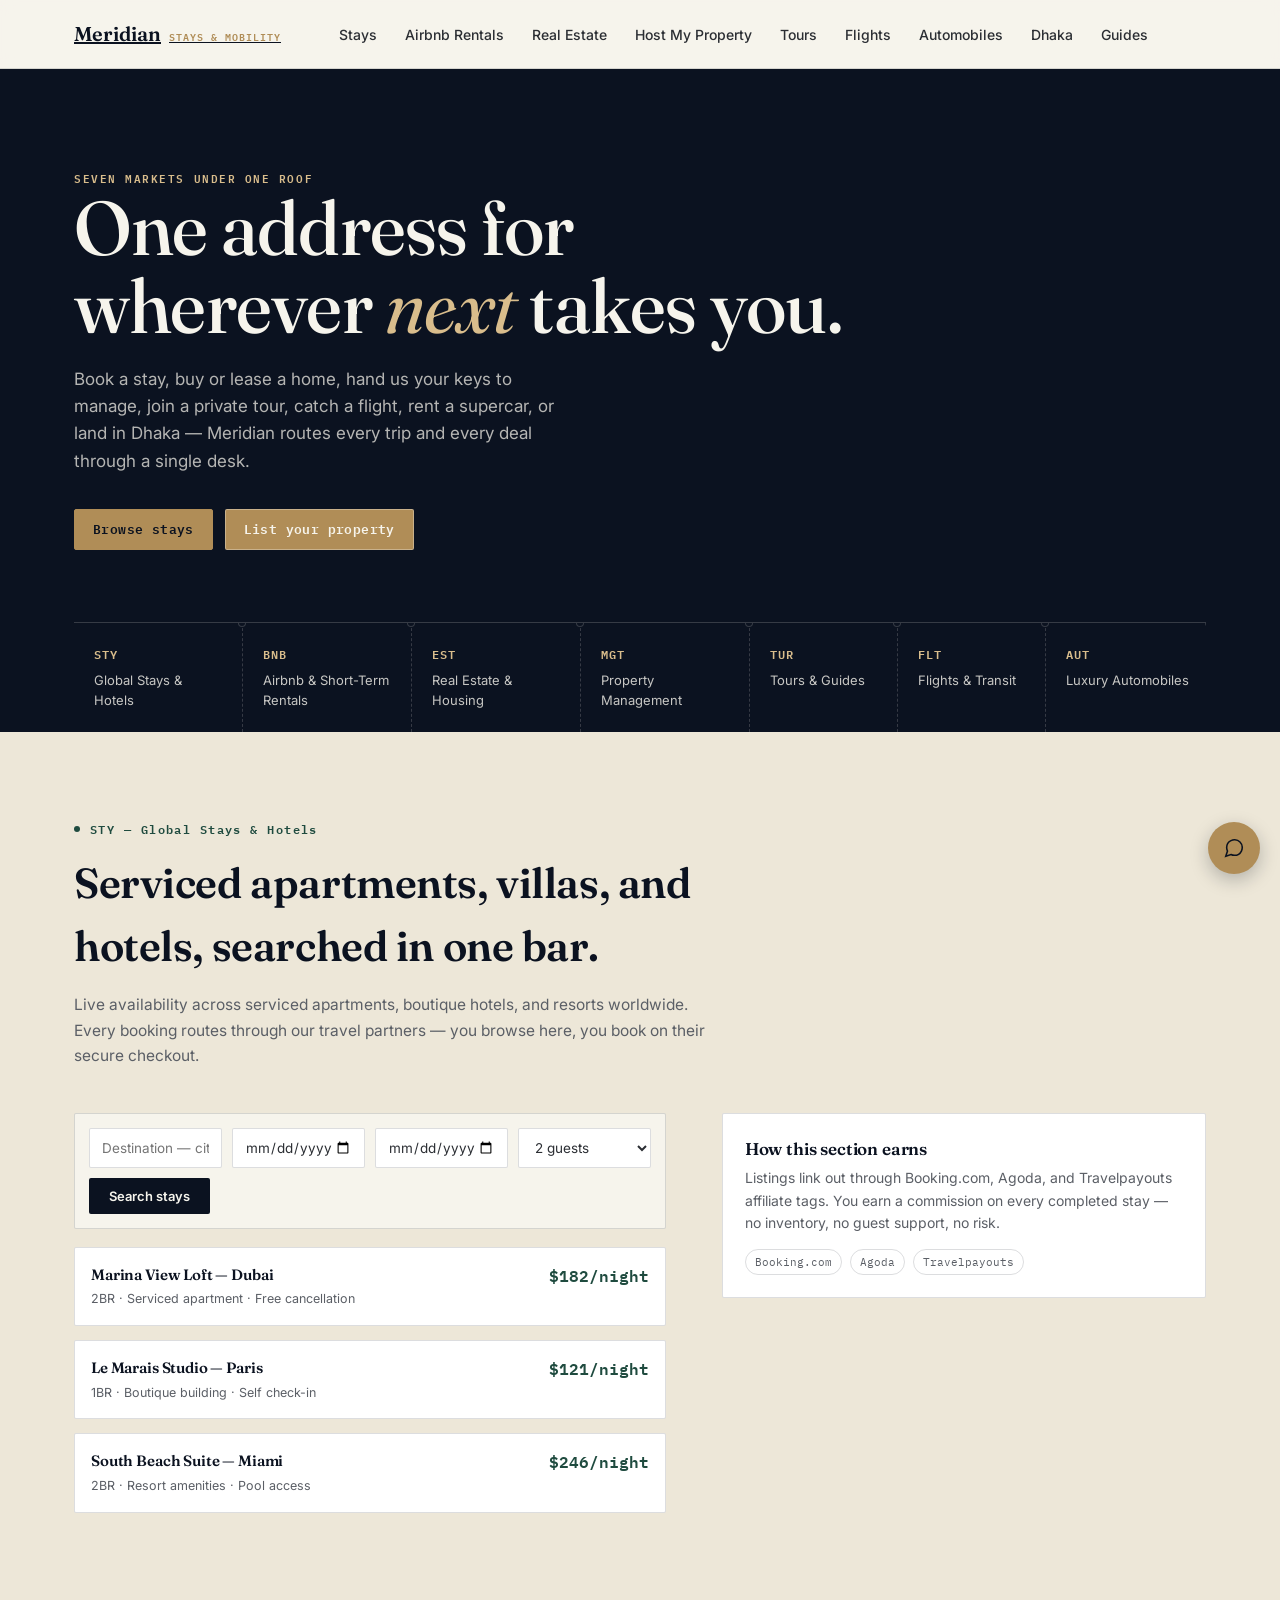
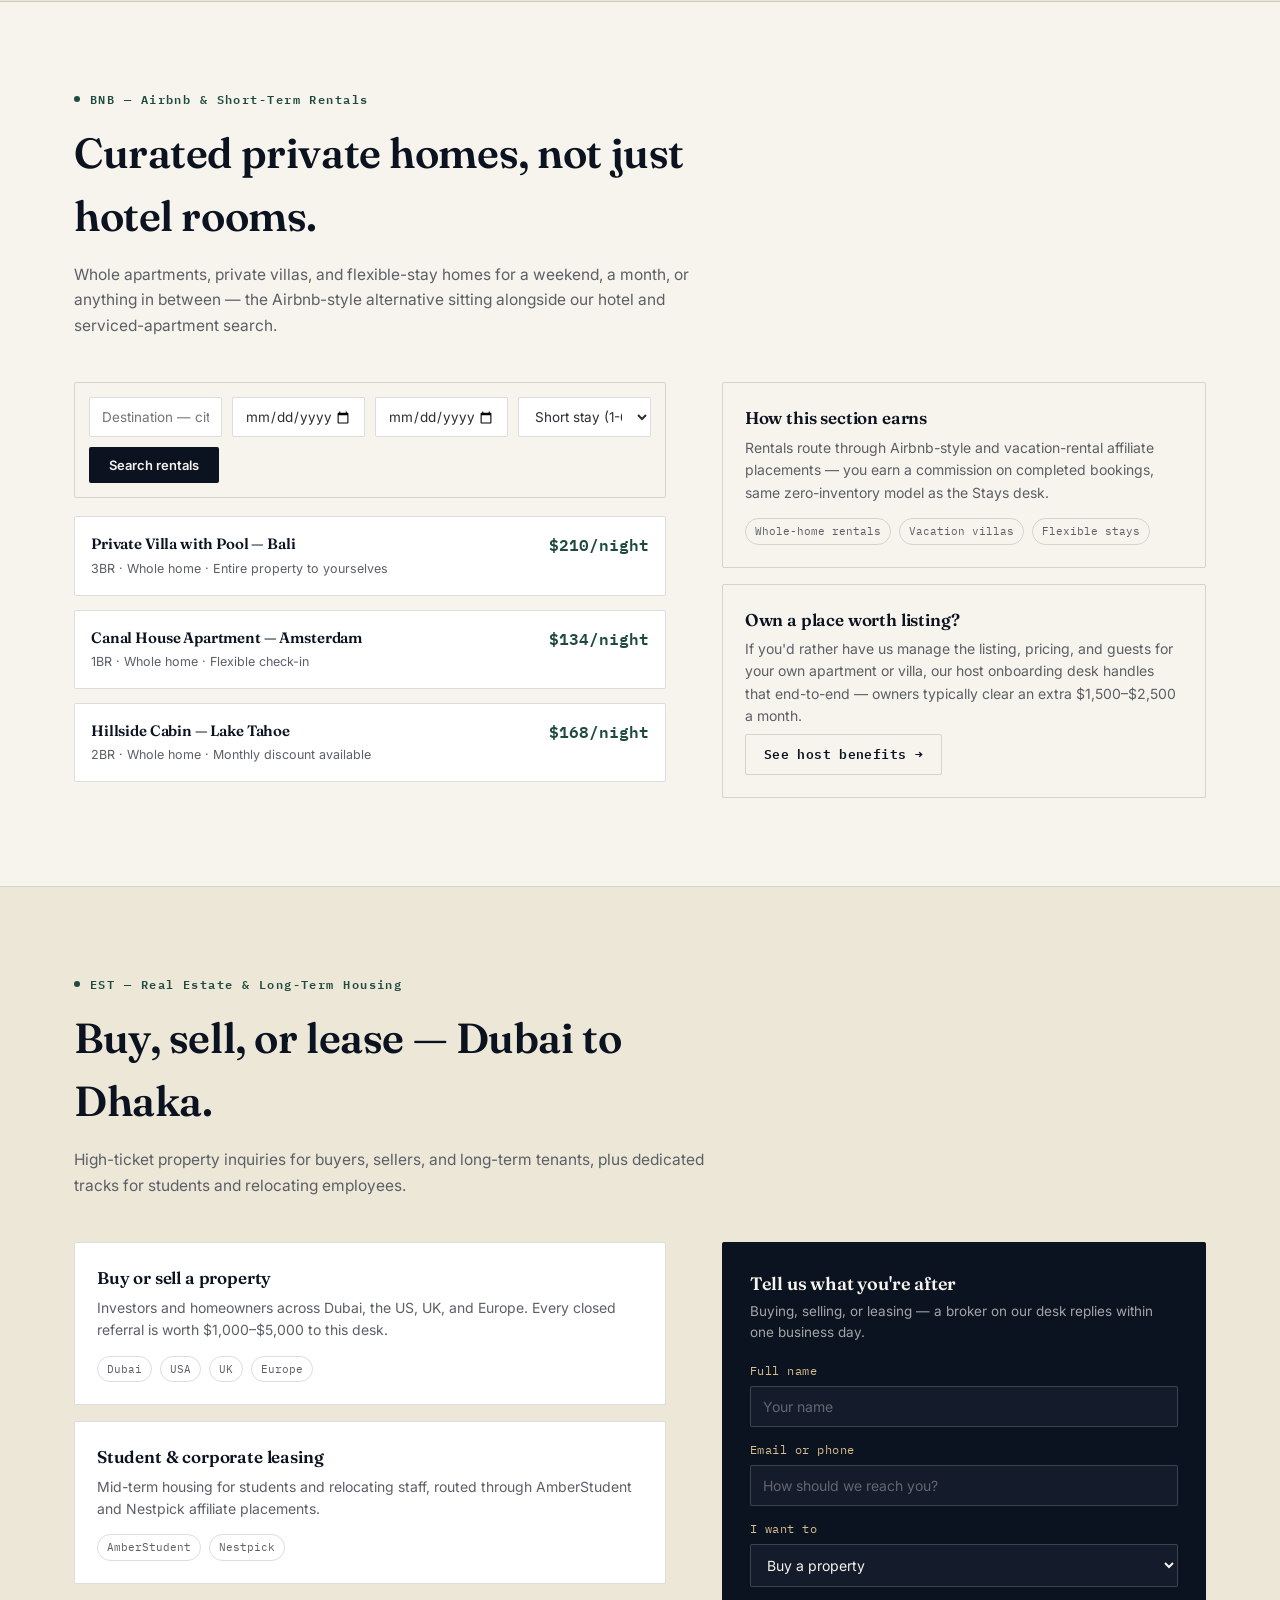
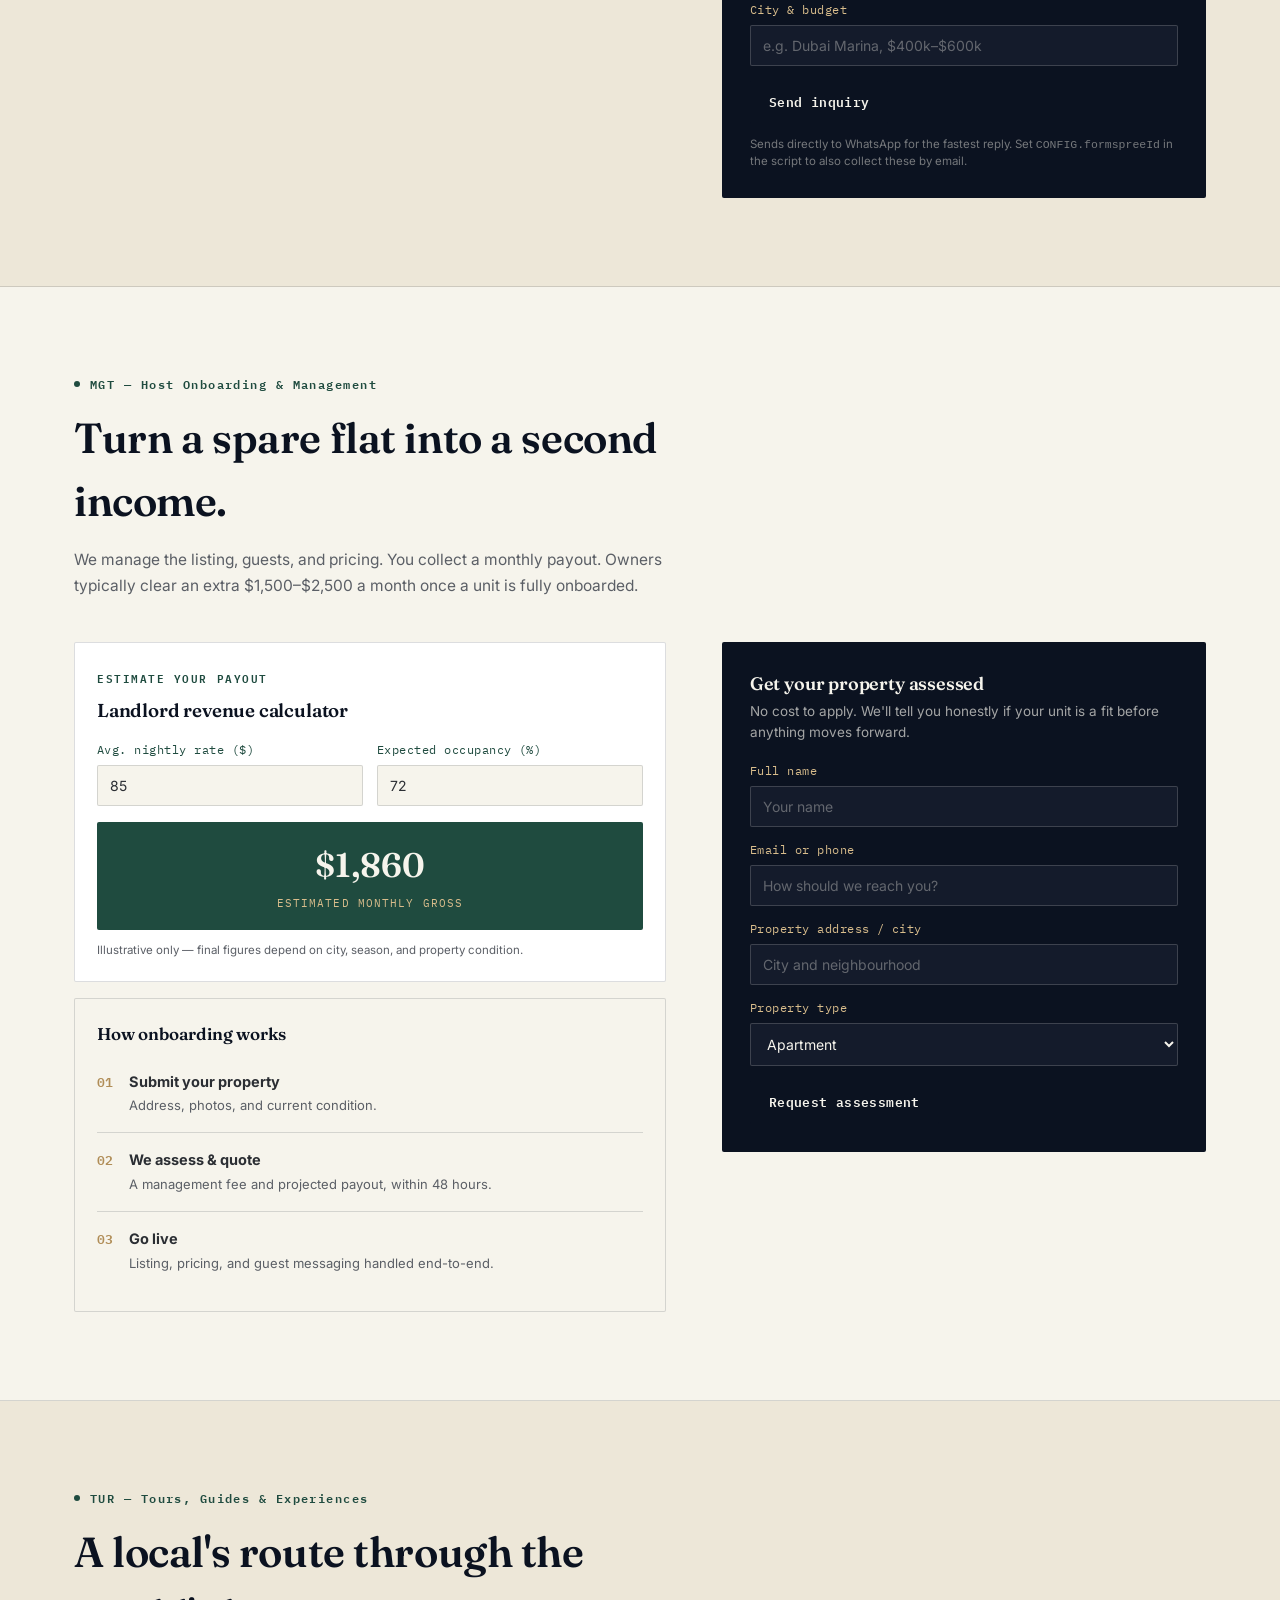
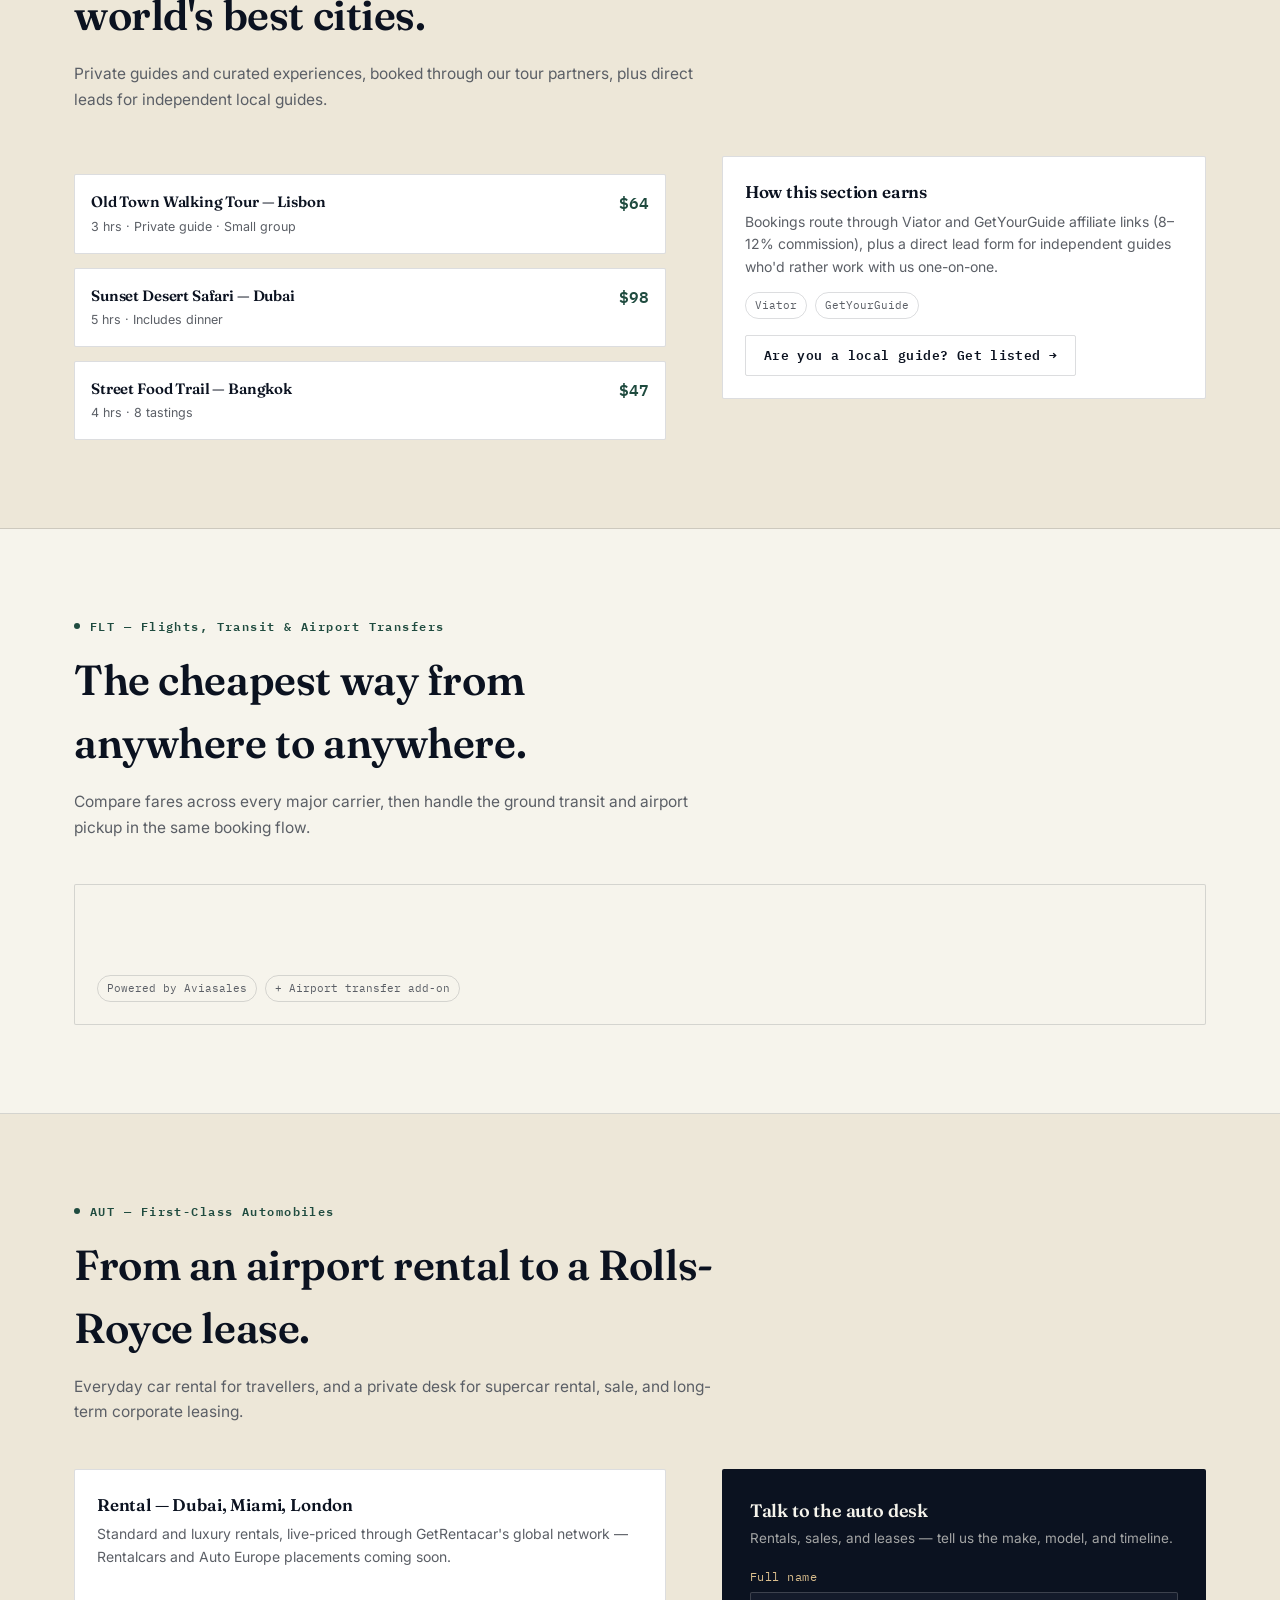
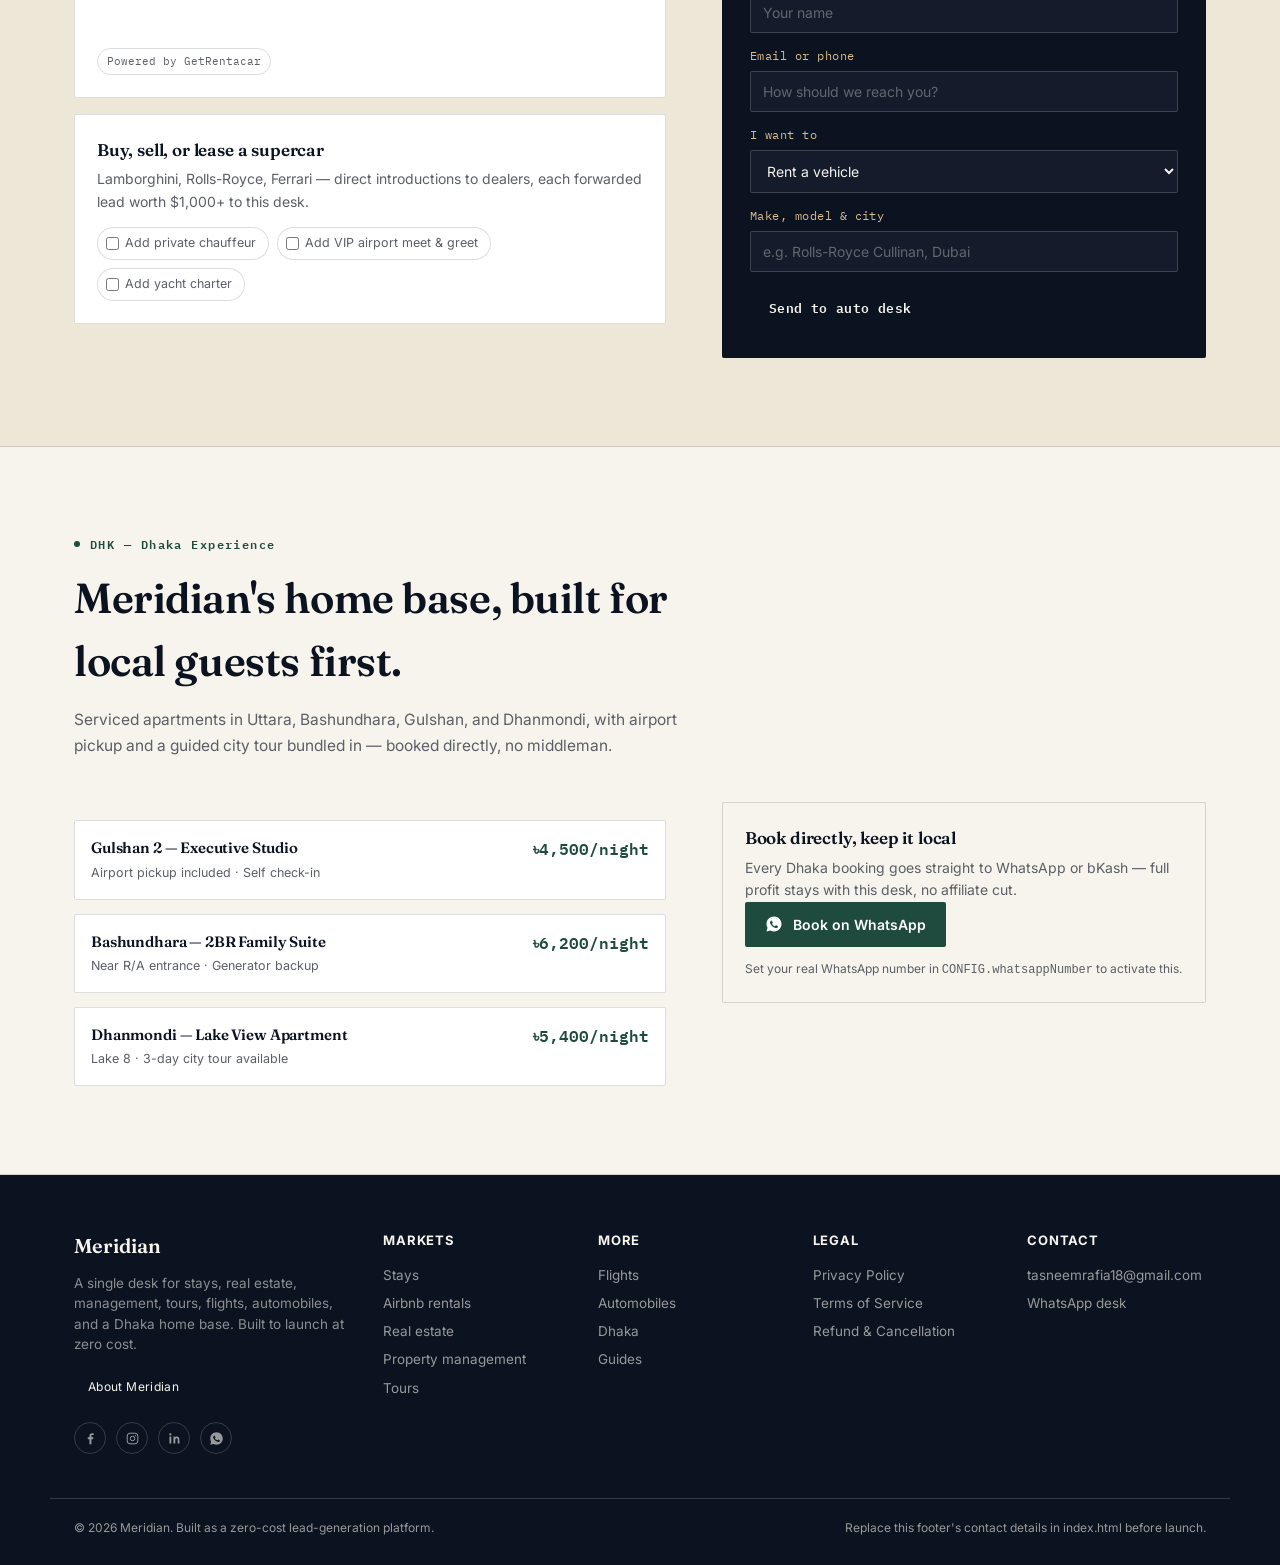
<file: index.html>
<!DOCTYPE html>
<html lang="en">
<head>
<meta charset="UTF-8" />
<meta name="viewport" content="width=device-width, initial-scale=1.0, viewport-fit=cover" />
<title>Meridian — Global Stays, Real Estate &amp; Mobility</title>
<meta name="description" content="Seven markets, one address. Global stays, real estate, property management, tours, flights, luxury automobiles, and a Dhaka home base." />
<meta name="theme-color" content="#0B1220" />
<link rel="manifest" href="manifest.json" />
<link rel="icon" href="icon-192.png" />
<link rel="apple-touch-icon" href="icon-192.png" />
<meta name="apple-mobile-web-app-capable" content="yes" />
<meta name="apple-mobile-web-app-status-bar-style" content="black-translucent" />
<link rel="preconnect" href="https://fonts.googleapis.com" />
<link rel="preconnect" href="https://fonts.gstatic.com" crossorigin />
<link href="https://fonts.googleapis.com/css2?family=Fraunces:ital,opsz,wght@0,9..144,400;0,9..144,600;1,9..144,500&family=Inter:wght@400;500;600;700&family=IBM+Plex+Mono:wght@500;600&display=swap" rel="stylesheet" />
<style>
/* ============================================================
   DESIGN TOKENS
   Rename "Meridian" via find/replace to change brand identity.
   ============================================================ */
:root{
  --ink:#0B1220;
  --ink-soft:#141B2B;
  --paper:#F6F4EC;
  --paper-dim:#EDE7D8;
  --brass:#B08D57;
  --brass-light:#D9BD8C;
  --emerald:#1F4B3F;
  --emerald-light:#2F6B58;
  --slate:#2B2E33;
  --slate-soft:#5B5F66;
  --rule: rgba(11,18,32,0.14);
  --rule-light: rgba(246,244,236,0.18);
  --radius: 2px;
  --display: 'Fraunces', serif;
  --body: 'Inter', -apple-system, sans-serif;
  --mono: 'IBM Plex Mono', monospace;
}

*{box-sizing:border-box; margin:0; padding:0;}
html{scroll-behavior:smooth;}
@media (prefers-reduced-motion: reduce){
  html{scroll-behavior:auto;}
  *{animation-duration:0.001ms !important; animation-iteration-count:1 !important; transition-duration:0.001ms !important;}
}
body{
  font-family:var(--body);
  background:var(--paper);
  color:var(--slate);
  line-height:1.5;
  -webkit-font-smoothing:antialiased;
  padding-bottom:64px; /* space for mobile bottom nav */
}
@media (min-width:900px){ body{ padding-bottom:0; } }

img{max-width:100%; display:block;}
a{color:inherit;}
button{font-family:inherit; cursor:pointer;}
:focus-visible{outline:2px solid var(--brass); outline-offset:2px;}

.wrap{max-width:1180px; margin:0 auto; padding:0 24px;}
.eyebrow{
  font-family:var(--mono); font-size:11px; letter-spacing:.14em; text-transform:uppercase;
  color:var(--brass); font-weight:600;
}
h1,h2,h3{font-family:var(--display); font-weight:600; letter-spacing:-0.01em; color:var(--ink);}
.rule{height:1px; background:var(--rule); border:0;}

/* ---------- Header ---------- */
header.site{
  position:sticky; top:0; z-index:50;
  background:rgba(246,244,236,0.92); backdrop-filter:blur(8px);
  border-bottom:1px solid var(--rule);
}
.nav-row{display:flex; align-items:center; justify-content:space-between; height:68px;}
.brand{font-family:var(--display); font-size:20px; font-weight:600; color:var(--ink); display:flex; align-items:baseline; gap:8px;}
.brand small{font-family:var(--mono); font-size:10px; letter-spacing:.1em; color:var(--brass); text-transform:uppercase;}
nav.primary{display:none; gap:28px;}
nav.primary a{font-size:14px; font-weight:500; color:var(--slate); text-decoration:none; position:relative; padding:4px 0;}
nav.primary a:hover{color:var(--ink);}
@media (min-width:900px){ nav.primary{display:flex;} }
.cta-btn{
  font-size:13px; font-weight:600; font-family:var(--mono); letter-spacing:.03em;
  background:var(--ink); color:var(--paper); border:1px solid var(--ink);
  padding:10px 18px; border-radius:var(--radius); text-decoration:none; display:inline-flex; align-items:center; gap:8px;
  transition:background .15s ease, transform .15s ease;
}
.cta-btn:hover{background:var(--emerald); border-color:var(--emerald);}
.cta-btn.ghost{background:transparent; color:var(--ink);}
.cta-btn.ghost:hover{background:var(--ink); color:var(--paper);}
.menu-toggle{display:flex; background:none; border:1px solid var(--rule); padding:8px 10px; border-radius:var(--radius);}
@media (min-width:900px){ .menu-toggle{display:none;} }

/* ---------- Hero ---------- */
.hero{position:relative; overflow:hidden; background:var(--ink); color:var(--paper); padding:96px 0 0;}
.hero .wrap{position:relative; z-index:2;}
.hero-routes{position:absolute; inset:0; opacity:.35; z-index:1;}
.hero h1{
  color:var(--paper); font-size:clamp(38px,7vw,76px); line-height:1.02; max-width:16ch;
  font-weight:500;
}
.hero h1 em{font-style:italic; color:var(--brass-light); font-weight:400;}
.hero p.lede{
  font-size:17px; color:rgba(246,244,236,0.72); max-width:46ch; margin-top:22px; line-height:1.6;
}
.hero-actions{display:flex; flex-wrap:wrap; gap:12px; margin-top:34px;}
.hero .cta-btn{background:var(--brass); border-color:var(--brass); color:var(--ink);}
.hero .cta-btn:hover{background:var(--brass-light); border-color:var(--brass-light);}
.hero .cta-btn.ghost{border-color:rgba(246,244,236,0.35); color:var(--paper);}
.hero .cta-btn.ghost:hover{background:rgba(246,244,236,0.1); color:var(--paper);}

/* ---------- Manifest strip (signature element) ---------- */
.manifest-strip{
  margin-top:72px; border-top:1px solid var(--rule-light);
  display:flex; overflow-x:auto; scrollbar-width:none;
}
.manifest-strip::-webkit-scrollbar{display:none;}
.manifest-strip a{
  flex:0 0 auto; min-width:148px; padding:18px 20px 22px; text-decoration:none;
  border-right:1px dashed var(--rule-light); color:var(--paper);
  position:relative; transition:background .15s ease;
}
.manifest-strip a:hover{background:rgba(246,244,236,0.06);}
.manifest-strip .code{font-family:var(--mono); font-size:12px; letter-spacing:.1em; color:var(--brass-light); font-weight:600;}
.manifest-strip .label{font-size:13px; margin-top:6px; color:rgba(246,244,236,0.8); max-width:16ch;}
.manifest-strip .stub-hole{
  position:absolute; top:-4px; right:-4px; width:8px; height:8px; border-radius:50%;
  background:var(--ink); border:1px solid var(--rule-light);
}

/* ---------- Sections ---------- */
section.market{padding:88px 0; border-bottom:1px solid var(--rule);}
section.market:nth-of-type(even){background:var(--paper-dim);}
.market-head{display:flex; flex-direction:column; gap:14px; max-width:640px; margin-bottom:44px;}
.market-code{
  display:inline-flex; align-items:center; gap:10px; font-family:var(--mono);
  font-size:12px; letter-spacing:.12em; color:var(--emerald); font-weight:600;
}
.market-code .dot{width:6px; height:6px; background:var(--emerald); border-radius:50%;}
.market-head h2{font-size:clamp(28px,3.4vw,42px); font-weight:600;}
.market-head p{color:var(--slate-soft); font-size:15.5px; line-height:1.65;}

.grid-2{display:grid; grid-template-columns:1fr; gap:36px;}
@media (min-width:900px){ .grid-2{grid-template-columns:1.1fr 0.9fr; gap:56px; align-items:start;} }

.card{
  background:var(--paper); border:1px solid var(--rule); border-radius:var(--radius); padding:22px;
}
section.market:nth-of-type(even) .card{background:#fff;}
.card + .card{margin-top:16px;}
.card h3{font-size:17px; margin-bottom:6px;}
.card p{font-size:14px; color:var(--slate-soft); line-height:1.6;}
.tag-row{display:flex; flex-wrap:wrap; gap:8px; margin-top:14px;}
.tag{font-family:var(--mono); font-size:11px; padding:4px 9px; border:1px solid var(--rule); border-radius:20px; color:var(--slate-soft);}

.filter-bar{display:flex; flex-wrap:wrap; gap:10px; background:var(--paper); border:1px solid var(--rule); padding:14px; border-radius:var(--radius);}
.filter-bar select, .filter-bar input{
  flex:1; min-width:120px; padding:10px 12px; border:1px solid var(--rule); border-radius:var(--radius);
  font-family:var(--body); font-size:13.5px; background:#fff; color:var(--slate);
}
.filter-bar button{
  padding:10px 20px; background:var(--ink); color:var(--paper); border:none; border-radius:var(--radius);
  font-size:13px; font-weight:600;
}

.prop-list{display:grid; gap:14px; margin-top:18px;}
.prop-card{border:1px solid var(--rule); background:#fff; padding:16px; border-radius:var(--radius); display:flex; justify-content:space-between; gap:14px;}
.prop-card .meta{font-size:12.5px; color:var(--slate-soft); margin-top:4px;}
.prop-card .price{font-family:var(--mono); font-weight:600; color:var(--emerald); white-space:nowrap;}

/* ---------- Lead form ---------- */
.lead-form{background:var(--ink); color:var(--paper); padding:28px; border-radius:var(--radius);}
.lead-form h3{color:var(--paper); font-size:18px; margin-bottom:4px;}
.lead-form p.sub{color:rgba(246,244,236,0.65); font-size:13.5px; margin-bottom:20px;}
.field{margin-bottom:14px;}
.field label{display:block; font-size:12px; font-family:var(--mono); letter-spacing:.04em; color:var(--brass-light); margin-bottom:6px;}
.field input, .field select, .field textarea{
  width:100%; padding:11px 12px; background:var(--ink-soft); border:1px solid rgba(246,244,236,0.18);
  border-radius:var(--radius); color:var(--paper); font-family:var(--body); font-size:14px;
}
.field input::placeholder, .field textarea::placeholder{color:rgba(246,244,236,0.35);}
.field textarea{resize:vertical; min-height:70px;}
.form-actions{display:flex; flex-wrap:wrap; gap:10px; margin-top:6px;}
.form-note{font-size:11.5px; color:rgba(246,244,236,0.45); margin-top:12px; line-height:1.5;}
.toast{
  margin-top:14px; padding:10px 12px; border-radius:var(--radius); font-size:13px;
  background:rgba(47,107,88,0.18); border:1px solid var(--emerald-light); color:var(--brass-light); display:none;
}
.toast.show{display:block;}

/* ---------- Calculator (Section 3) ---------- */
.calc{background:#fff; border:1px solid var(--rule); border-radius:var(--radius); padding:22px;}
.calc-row{display:grid; grid-template-columns:1fr 1fr; gap:14px; margin-bottom:16px;}
.calc-row .field{margin-bottom:0;}
.calc-row .field input{background:var(--paper); color:var(--slate); border-color:var(--rule);}
.calc-row .field label{color:var(--emerald);}
.calc-result{background:var(--emerald); color:var(--paper); padding:18px; border-radius:var(--radius); text-align:center;}
.calc-result .num{font-family:var(--display); font-size:34px; font-weight:600;}
.calc-result .cap{font-family:var(--mono); font-size:11px; letter-spacing:.1em; text-transform:uppercase; color:var(--brass-light); margin-top:4px;}

/* ---------- Process steps (real sequence) ---------- */
.steps{display:grid; gap:0; margin-top:8px;}
.step{display:flex; gap:16px; padding:16px 0; border-top:1px solid var(--rule);}
.step:first-child{border-top:none;}
.step .n{font-family:var(--mono); font-size:13px; color:var(--brass); font-weight:600; padding-top:2px;}
.step h4{font-size:14.5px; margin-bottom:3px;}
.step p{font-size:13px; color:var(--slate-soft);}

/* ---------- Upsell chips ---------- */
.upsell{display:flex; flex-wrap:wrap; gap:8px; margin-top:14px;}
.upsell label{
  display:flex; align-items:center; gap:6px; font-size:12.5px; border:1px solid var(--rule);
  border-radius:20px; padding:6px 12px 6px 8px; cursor:pointer; color:var(--slate-soft);
  background:var(--paper);
}
section.market:nth-of-type(even) .upsell label{background:#fff;}
.upsell input{accent-color:var(--emerald);}

/* ---------- Dhaka WhatsApp CTA ---------- */
.wa-cta{
  display:inline-flex; align-items:center; gap:10px; background:#1F4B3F; color:#fff; padding:12px 20px;
  border-radius:var(--radius); text-decoration:none; font-weight:600; font-size:14px;
}
.wa-cta:hover{background:var(--emerald-light);}

/* ---------- Footer ---------- */
footer.site{background:var(--ink); color:rgba(246,244,236,0.6); padding:56px 0 28px;}
footer.site h4{color:var(--paper); font-family:var(--body); font-size:13px; letter-spacing:.06em; text-transform:uppercase; margin-bottom:14px;}
.foot-grid{display:grid; grid-template-columns:1fr; gap:36px;}
@media (min-width:800px){ .foot-grid{grid-template-columns:1.3fr 0.85fr 0.85fr 0.85fr 0.85fr;} }
.foot-social{display:flex; gap:10px; margin-top:18px;}
.foot-social a{
  width:32px; height:32px; border:1px solid var(--rule-light); border-radius:50%;
  display:flex; align-items:center; justify-content:center; color:rgba(246,244,236,0.65);
  transition:border-color .15s ease, color .15s ease;
}
.foot-social a:hover{border-color:var(--brass); color:var(--brass-light);}
.foot-social svg{width:15px; height:15px;}
.foot-grid ul{list-style:none;}
.foot-grid li{margin-bottom:8px; font-size:13.5px;}
.foot-grid a{text-decoration:none; color:inherit;}
.foot-grid a:hover{color:var(--brass-light);}
.foot-grid button{background:none; border:none; padding:0; font:inherit; font-size:13.5px; color:inherit; text-align:left;}
.foot-grid button:hover{color:var(--brass-light);}
.foot-bottom{margin-top:44px; padding-top:20px; border-top:1px solid var(--rule-light); font-size:12px; display:flex; flex-wrap:wrap; justify-content:space-between; gap:10px;}

/* ---------- Mobile bottom nav ---------- */
.bottom-nav{
  position:fixed; bottom:0; left:0; right:0; z-index:60; background:var(--ink); border-top:1px solid var(--rule-light);
  display:flex; justify-content:space-around; padding:8px 6px calc(8px + env(safe-area-inset-bottom));
}
@media (min-width:900px){ .bottom-nav{display:none;} }
.bottom-nav a{
  display:flex; flex-direction:column; align-items:center; gap:3px; text-decoration:none; color:rgba(246,244,236,0.55);
  font-size:9.5px; font-family:var(--mono); letter-spacing:.01em; padding:4px 3px; flex:1; min-width:0;
}
.bottom-nav a.active{color:var(--brass-light);}
.bottom-nav svg{width:20px; height:20px;}

/* ---------- Mobile menu drawer ---------- */
.mobile-drawer{
  position:fixed; inset:0; background:var(--ink); z-index:70; transform:translateX(100%);
  transition:transform .25s ease; display:flex; flex-direction:column; padding:24px;
}
.mobile-drawer.open{transform:translateX(0);}
.mobile-drawer .close{align-self:flex-end; background:none; border:none; color:var(--paper); font-size:22px;}
.mobile-drawer nav{display:flex; flex-direction:column; gap:22px; margin-top:36px;}
.mobile-drawer a{color:var(--paper); text-decoration:none; font-family:var(--display); font-size:26px;}

/* ---------- Chat widget ---------- */
.chat-launcher{
  position:fixed; right:20px; bottom:80px; z-index:55; width:52px; height:52px; border-radius:50%;
  background:var(--brass); border:none; color:var(--ink); display:flex; align-items:center; justify-content:center;
  box-shadow:0 6px 18px rgba(11,18,32,0.25);
}
@media (min-width:900px){ .chat-launcher{bottom:26px;} }
.chat-panel{
  position:fixed; right:16px; bottom:140px; z-index:56; width:min(320px, calc(100vw - 32px)); max-height:60vh;
  background:#fff; border:1px solid var(--rule); border-radius:var(--radius); box-shadow:0 20px 40px rgba(11,18,32,0.2);
  display:none; flex-direction:column; overflow:hidden;
}
@media (min-width:900px){ .chat-panel{bottom:90px;} }
.chat-panel.open{display:flex;}
.chat-head{background:var(--ink); color:var(--paper); padding:14px 16px;}
.chat-head .eyebrow{color:var(--brass-light);}
.chat-head h4{font-family:var(--display); font-size:16px; color:var(--paper); margin-top:2px;}
.chat-body{padding:14px 16px; overflow-y:auto; flex:1; display:flex; flex-direction:column; gap:10px;}
.chat-msg{font-size:13px; background:var(--paper-dim); padding:9px 12px; border-radius:var(--radius); max-width:90%;}
.chat-msg.bot{align-self:flex-start;}
.chat-msg.user{align-self:flex-end; background:var(--emerald); color:#fff;}
.chat-options{display:flex; flex-direction:column; gap:6px; padding:0 16px 14px;}
.chat-options button{
  text-align:left; font-size:12.5px; padding:8px 10px; border:1px solid var(--rule); background:#fff;
  border-radius:var(--radius); color:var(--slate);
}
.chat-options button:hover{border-color:var(--brass);}

/* ---------- Reveal on scroll ---------- */
.reveal{opacity:0; transform:translateY(14px); transition:opacity .5s ease, transform .5s ease;}
.reveal.in{opacity:1; transform:translateY(0);}

/* ---------- Modal (Legal pages / About Meridian) ---------- */
.modal-overlay{
  position:fixed; inset:0; background:rgba(11,18,32,0.6); z-index:80;
  display:none; align-items:flex-start; justify-content:center; padding:6vh 20px; overflow-y:auto;
}
.modal-overlay.open{display:flex;}
.modal-box{
  background:var(--paper); border-radius:var(--radius); max-width:640px; width:100%;
  padding:36px; position:relative; margin-bottom:6vh;
}
.modal-box .modal-close{
  position:absolute; top:18px; right:18px; background:none; border:none; font-size:22px; color:var(--slate-soft); line-height:1;
}
.modal-box h2{font-size:24px; margin-bottom:6px;}
.modal-box .eyebrow{display:block; margin-bottom:10px;}
.modal-box h3{font-size:15px; margin:20px 0 6px; color:var(--ink);}
.modal-box p, .modal-box li{font-size:13.5px; color:var(--slate-soft); line-height:1.7;}
.modal-box ul{padding-left:18px; margin:8px 0;}
</style>
<!-- Travelpayouts Drive — auto-monetizes travel-related links/content on this page -->
<script nowprocket data-noptimize="1" data-cfasync="false" data-wpfc-render="false" seraph-accel-crit="1" data-no-defer="1">
  (function () {
      var script = document.createElement("script");
      script.async = 1;
      script.src = 'https://emrldtp.cc/NTU2MDcw.js?t=556070';
      document.head.appendChild(script);
  })();
</script>
</head>
<body>

<!-- ===================== HEADER ===================== -->
<header class="site">
  <div class="wrap nav-row">
    <a href="#top" class="brand">Meridian <small>Stays &amp; Mobility</small></a>
    <nav class="primary">
      <a href="#stays">Stays</a>
      <a href="#bnb">Airbnb Rentals</a>
      <a href="#estate">Real Estate</a>
      <a href="#hosting">Host My Property</a>
      <a href="#tours">Tours</a>
      <a href="#flights">Flights</a>
      <a href="#autos">Automobiles</a>
      <a href="#dhaka">Dhaka</a>
      <a href="blog/index.html">Guides</a>
    </nav>
    <div style="display:flex; align-items:center; gap:10px;">
      <a href="#hosting" class="cta-btn ghost" style="display:none" id="desktopCta">List a property</a>
      <button class="menu-toggle" id="menuToggle" aria-label="Open menu">
        <svg width="20" height="20" viewBox="0 0 20 20" fill="none"><path d="M2 5h16M2 10h16M2 15h16" stroke="#0B1220" stroke-width="1.6" stroke-linecap="round"/></svg>
      </button>
    </div>
  </div>
</header>

<div class="mobile-drawer" id="mobileDrawer">
  <button class="close" id="drawerClose" aria-label="Close menu">&times;</button>
  <nav>
    <a href="#stays">Stays</a>
    <a href="#bnb">Airbnb Rentals</a>
    <a href="#estate">Real Estate</a>
    <a href="#hosting">Host My Property</a>
    <a href="#tours">Tours</a>
    <a href="#flights">Flights</a>
    <a href="#autos">Automobiles</a>
    <a href="#dhaka">Dhaka</a>
    <a href="blog/index.html">Guides</a>
  </nav>
</div>

<!-- ===================== HERO ===================== -->
<section class="hero" id="top">
  <div class="wrap">
    <span class="eyebrow" style="color:var(--brass-light)">Seven markets under one roof</span>
    <h1>One address for wherever <em>next</em> takes you.</h1>
    <p class="lede">Book a stay, buy or lease a home, hand us your keys to manage, join a private tour, catch a flight, rent a supercar, or land in Dhaka — Meridian routes every trip and every deal through a single desk.</p>
    <div class="hero-actions">
      <a href="#stays" class="cta-btn">Browse stays</a>
      <a href="#hosting" class="cta-btn ghost">List your property</a>
    </div>
  </div>
  <!-- Signature element: manifest strip, styled as a row of route/ticket stubs -->
  <div class="wrap">
    <nav class="manifest-strip" aria-label="Section shortcuts">
      <a href="#stays"><span class="stub-hole"></span><span class="code">STY</span><div class="label">Global Stays &amp; Hotels</div></a>
      <a href="#bnb"><span class="stub-hole"></span><span class="code">BNB</span><div class="label">Airbnb &amp; Short-Term Rentals</div></a>
      <a href="#estate"><span class="stub-hole"></span><span class="code">EST</span><div class="label">Real Estate &amp; Housing</div></a>
      <a href="#hosting"><span class="stub-hole"></span><span class="code">MGT</span><div class="label">Property Management</div></a>
      <a href="#tours"><span class="stub-hole"></span><span class="code">TUR</span><div class="label">Tours &amp; Guides</div></a>
      <a href="#flights"><span class="stub-hole"></span><span class="code">FLT</span><div class="label">Flights &amp; Transit</div></a>
      <a href="#autos"><span class="stub-hole"></span><span class="code">AUT</span><div class="label">Luxury Automobiles</div></a>
      <a href="#dhaka"><span class="stub-hole"></span><span class="code">DHK</span><div class="label">Dhaka Experience</div></a>
    </nav>
  </div>
</section>

<!-- ===================== SECTION 1 — STAYS ===================== -->
<section class="market" id="stays">
  <div class="wrap">
    <div class="market-head reveal">
      <span class="market-code"><span class="dot"></span>STY — Global Stays &amp; Hotels</span>
      <h2>Serviced apartments, villas, and hotels, searched in one bar.</h2>
      <p>Live availability across serviced apartments, boutique hotels, and resorts worldwide. Every booking routes through our travel partners — you browse here, you book on their secure checkout.</p>
    </div>
    <div class="grid-2 reveal">
      <div>
        <div class="filter-bar">
          <input type="text" placeholder="Destination — city or neighbourhood" />
          <input type="date" aria-label="Check-in" />
          <input type="date" aria-label="Check-out" />
          <select aria-label="Guests"><option>2 guests</option><option>1 guest</option><option>3 guests</option><option>4+ guests</option></select>
          <button type="button" onclick="alert('Demo search — connect a Travelpayouts/Booking.com widget here to go live.')">Search stays</button>
        </div>
        <div class="prop-list">
          <div class="prop-card">
            <div><h3 style="font-size:15px">Marina View Loft — Dubai</h3><div class="meta">2BR · Serviced apartment · Free cancellation</div></div>
            <div class="price">$182/night</div>
          </div>
          <div class="prop-card">
            <div><h3 style="font-size:15px">Le Marais Studio — Paris</h3><div class="meta">1BR · Boutique building · Self check-in</div></div>
            <div class="price">$121/night</div>
          </div>
          <div class="prop-card">
            <div><h3 style="font-size:15px">South Beach Suite — Miami</h3><div class="meta">2BR · Resort amenities · Pool access</div></div>
            <div class="price">$246/night</div>
          </div>
        </div>
      </div>
      <div class="card">
        <h3>How this section earns</h3>
        <p>Listings link out through Booking.com, Agoda, and Travelpayouts affiliate tags. You earn a commission on every completed stay — no inventory, no guest support, no risk.</p>
        <div class="tag-row"><span class="tag">Booking.com</span><span class="tag">Agoda</span><span class="tag">Travelpayouts</span></div>
      </div>
    </div>
  </div>
</section>

<!-- ===================== SECTION 1B — AIRBNB & SHORT-TERM RENTALS ===================== -->
<section class="market" id="bnb">
  <div class="wrap">
    <div class="market-head reveal">
      <span class="market-code"><span class="dot"></span>BNB — Airbnb &amp; Short-Term Rentals</span>
      <h2>Curated private homes, not just hotel rooms.</h2>
      <p>Whole apartments, private villas, and flexible-stay homes for a weekend, a month, or anything in between — the Airbnb-style alternative sitting alongside our hotel and serviced-apartment search.</p>
    </div>
    <div class="grid-2 reveal">
      <div>
        <div class="filter-bar">
          <input type="text" placeholder="Destination — city or neighbourhood" />
          <input type="date" aria-label="Check-in" />
          <input type="date" aria-label="Check-out" />
          <select aria-label="Stay length"><option>Short stay (1-6 nights)</option><option>Weekly</option><option>Monthly</option></select>
          <button type="button" onclick="alert('Demo search — connect an Airbnb/Vrbo-style affiliate widget here to go live.')">Search rentals</button>
        </div>
        <div class="prop-list">
          <div class="prop-card">
            <div><h3 style="font-size:15px">Private Villa with Pool — Bali</h3><div class="meta">3BR · Whole home · Entire property to yourselves</div></div>
            <div class="price">$210/night</div>
          </div>
          <div class="prop-card">
            <div><h3 style="font-size:15px">Canal House Apartment — Amsterdam</h3><div class="meta">1BR · Whole home · Flexible check-in</div></div>
            <div class="price">$134/night</div>
          </div>
          <div class="prop-card">
            <div><h3 style="font-size:15px">Hillside Cabin — Lake Tahoe</h3><div class="meta">2BR · Whole home · Monthly discount available</div></div>
            <div class="price">$168/night</div>
          </div>
        </div>
      </div>
      <div>
        <div class="card">
          <h3>How this section earns</h3>
          <p>Rentals route through Airbnb-style and vacation-rental affiliate placements — you earn a commission on completed bookings, same zero-inventory model as the Stays desk.</p>
          <div class="tag-row"><span class="tag">Whole-home rentals</span><span class="tag">Vacation villas</span><span class="tag">Flexible stays</span></div>
        </div>
        <div class="card">
          <h3>Own a place worth listing?</h3>
          <p>If you'd rather have us manage the listing, pricing, and guests for your own apartment or villa, our host onboarding desk handles that end-to-end — owners typically clear an extra $1,500–$2,500 a month.</p>
          <a href="#hosting" class="cta-btn ghost" style="border-color:var(--rule); color:var(--ink); margin-top:6px;">See host benefits →</a>
        </div>
      </div>
    </div>
  </div>
</section>

<!-- ===================== SECTION 2 — REAL ESTATE ===================== -->
<section class="market" id="estate">
  <div class="wrap">
    <div class="market-head reveal">
      <span class="market-code"><span class="dot"></span>EST — Real Estate &amp; Long-Term Housing</span>
      <h2>Buy, sell, or lease — Dubai to Dhaka.</h2>
      <p>High-ticket property inquiries for buyers, sellers, and long-term tenants, plus dedicated tracks for students and relocating employees.</p>
    </div>
    <div class="grid-2 reveal">
      <div>
        <div class="card">
          <h3>Buy or sell a property</h3>
          <p>Investors and homeowners across Dubai, the US, UK, and Europe. Every closed referral is worth $1,000–$5,000 to this desk.</p>
          <div class="tag-row"><span class="tag">Dubai</span><span class="tag">USA</span><span class="tag">UK</span><span class="tag">Europe</span></div>
        </div>
        <div class="card">
          <h3>Student &amp; corporate leasing</h3>
          <p>Mid-term housing for students and relocating staff, routed through AmberStudent and Nestpick affiliate placements.</p>
          <div class="tag-row"><span class="tag">AmberStudent</span><span class="tag">Nestpick</span></div>
        </div>
      </div>
      <form class="lead-form" data-lead="Real Estate Inquiry">
        <h3>Tell us what you're after</h3>
        <p class="sub">Buying, selling, or leasing — a broker on our desk replies within one business day.</p>
        <div class="field"><label>Full name</label><input type="text" name="name" placeholder="Your name" required /></div>
        <div class="field"><label>Email or phone</label><input type="text" name="contact" placeholder="How should we reach you?" required /></div>
        <div class="field"><label>I want to</label>
          <select name="intent"><option>Buy a property</option><option>Sell a property</option><option>Lease long-term</option><option>Lease mid-term (student/corporate)</option></select>
        </div>
        <div class="field"><label>City &amp; budget</label><input type="text" name="details" placeholder="e.g. Dubai Marina, $400k–$600k" /></div>
        <div class="form-actions">
          <button type="submit" class="cta-btn">Send inquiry</button>
        </div>
        <div class="toast" role="status"></div>
        <p class="form-note">Sends directly to WhatsApp for the fastest reply. Set <code>CONFIG.formspreeId</code> in the script to also collect these by email.</p>
      </form>
    </div>
  </div>
</section>

<!-- ===================== SECTION 3 — B2B PROPERTY MANAGEMENT ===================== -->
<section class="market" id="hosting">
  <div class="wrap">
    <div class="market-head reveal">
      <span class="market-code"><span class="dot"></span>MGT — Host Onboarding &amp; Management</span>
      <h2>Turn a spare flat into a second income.</h2>
      <p>We manage the listing, guests, and pricing. You collect a monthly payout. Owners typically clear an extra $1,500–$2,500 a month once a unit is fully onboarded.</p>
    </div>
    <div class="grid-2 reveal">
      <div>
        <div class="calc">
          <span class="eyebrow" style="color:var(--emerald)">Estimate your payout</span>
          <h3 style="margin:8px 0 16px;">Landlord revenue calculator</h3>
          <div class="calc-row">
            <div class="field"><label>Avg. nightly rate ($)</label><input type="number" id="calcRate" value="85" min="0" /></div>
            <div class="field"><label>Expected occupancy (%)</label><input type="number" id="calcOcc" value="72" min="0" max="100" /></div>
          </div>
          <div class="calc-result">
            <div class="num" id="calcOut">$1,854</div>
            <div class="cap">Estimated monthly gross</div>
          </div>
          <p style="font-size:11.5px; color:var(--slate-soft); margin-top:12px;">Illustrative only — final figures depend on city, season, and property condition.</p>
        </div>
        <div class="card" style="margin-top:16px;">
          <h3>How onboarding works</h3>
          <div class="steps">
            <div class="step"><span class="n">01</span><div><h4>Submit your property</h4><p>Address, photos, and current condition.</p></div></div>
            <div class="step"><span class="n">02</span><div><h4>We assess &amp; quote</h4><p>A management fee and projected payout, within 48 hours.</p></div></div>
            <div class="step"><span class="n">03</span><div><h4>Go live</h4><p>Listing, pricing, and guest messaging handled end-to-end.</p></div></div>
          </div>
        </div>
      </div>
      <form class="lead-form" data-lead="Host Onboarding">
        <h3>Get your property assessed</h3>
        <p class="sub">No cost to apply. We'll tell you honestly if your unit is a fit before anything moves forward.</p>
        <div class="field"><label>Full name</label><input type="text" name="name" placeholder="Your name" required /></div>
        <div class="field"><label>Email or phone</label><input type="text" name="contact" placeholder="How should we reach you?" required /></div>
        <div class="field"><label>Property address / city</label><input type="text" name="details" placeholder="City and neighbourhood" required /></div>
        <div class="field"><label>Property type</label>
          <select name="intent"><option>Apartment</option><option>Villa / house</option><option>Studio</option><option>Multiple units</option></select>
        </div>
        <div class="form-actions">
          <button type="submit" class="cta-btn">Request assessment</button>
        </div>
        <div class="toast" role="status"></div>
      </form>
    </div>
  </div>
</section>

<!-- ===================== SECTION 4 — TOURS ===================== -->
<section class="market" id="tours">
  <div class="wrap">
    <div class="market-head reveal">
      <span class="market-code"><span class="dot"></span>TUR — Tours, Guides &amp; Experiences</span>
      <h2>A local's route through the world's best cities.</h2>
      <p>Private guides and curated experiences, booked through our tour partners, plus direct leads for independent local guides.</p>
    </div>
    <div class="grid-2 reveal">
      <div class="prop-list">
        <div class="prop-card"><div><h3 style="font-size:15px">Old Town Walking Tour — Lisbon</h3><div class="meta">3 hrs · Private guide · Small group</div></div><div class="price">$64</div></div>
        <div class="prop-card"><div><h3 style="font-size:15px">Sunset Desert Safari — Dubai</h3><div class="meta">5 hrs · Includes dinner</div></div><div class="price">$98</div></div>
        <div class="prop-card"><div><h3 style="font-size:15px">Street Food Trail — Bangkok</h3><div class="meta">4 hrs · 8 tastings</div></div><div class="price">$47</div></div>
      </div>
      <div class="card">
        <h3>How this section earns</h3>
        <p>Bookings route through Viator and GetYourGuide affiliate links (8–12% commission), plus a direct lead form for independent guides who'd rather work with us one-on-one.</p>
        <div class="tag-row"><span class="tag">Viator</span><span class="tag">GetYourGuide</span></div>
        <a href="#" class="cta-btn ghost" style="margin-top:16px; border-color:var(--rule); color:var(--ink);" onclick="event.preventDefault(); document.getElementById('estate').scrollIntoView()">Are you a local guide? Get listed →</a>
      </div>
    </div>
  </div>
</section>

<!-- ===================== SECTION 5 — FLIGHTS ===================== -->
<section class="market" id="flights">
  <div class="wrap">
    <div class="market-head reveal">
      <span class="market-code"><span class="dot"></span>FLT — Flights, Transit &amp; Airport Transfers</span>
      <h2>The cheapest way from anywhere to anywhere.</h2>
      <p>Compare fares across every major carrier, then handle the ground transit and airport pickup in the same booking flow.</p>
    </div>
    <div class="card reveal">
      <div style="min-height:52px;">
        <script async src="https://tpembd.com/content?currency=usd&trs=556070&shmarker=757507&show_hotels=true&powered_by=true&locale=en&searchUrl=www.aviasales.com%2Fsearch&primary_override=%2332a8dd&color_button=%2332a8dd&color_icons=%2332a8dd&dark=%23262626&light=%23FFFFFF&secondary=%23FFFFFF&special=%23C4C4C4&color_focused=%2332a8dd&border_radius=5&no_labels=&plain=false&promo_id=7879&campaign_id=100" charset="utf-8"></script>
      </div>
      <div class="tag-row" style="margin-top:16px;"><span class="tag">Powered by Aviasales</span><span class="tag">+ Airport transfer add-on</span></div>
    </div>
  </div>
</section>

<!-- ===================== SECTION 6 — AUTOMOBILES ===================== -->
<section class="market" id="autos">
  <div class="wrap">
    <div class="market-head reveal">
      <span class="market-code"><span class="dot"></span>AUT — First-Class Automobiles</span>
      <h2>From an airport rental to a Rolls-Royce lease.</h2>
      <p>Everyday car rental for travellers, and a private desk for supercar rental, sale, and long-term corporate leasing.</p>
    </div>
    <div class="grid-2 reveal">
      <div>
        <div class="card">
          <h3>Rental — Dubai, Miami, London</h3>
          <p>Standard and luxury rentals, live-priced through GetRentacar's global network — Rentalcars and Auto Europe placements coming soon.</p>
          <div style="margin-top:14px; min-height:52px;">
            <script src="https://tp.media/content?campaign_id=222&promo_id=8813&shmarker=757507&trs=556070" charset="utf-8"></script>
          </div>
          <div class="tag-row" style="margin-top:14px;"><span class="tag">Powered by GetRentacar</span></div>
        </div>
        <div class="card">
          <h3>Buy, sell, or lease a supercar</h3>
          <p>Lamborghini, Rolls-Royce, Ferrari — direct introductions to dealers, each forwarded lead worth $1,000+ to this desk.</p>
          <div class="upsell">
            <label><input type="checkbox" /> Add private chauffeur</label>
            <label><input type="checkbox" /> Add VIP airport meet &amp; greet</label>
            <label><input type="checkbox" /> Add yacht charter</label>
          </div>
        </div>
      </div>
      <form class="lead-form" data-lead="Luxury Automobile Inquiry">
        <h3>Talk to the auto desk</h3>
        <p class="sub">Rentals, sales, and leases — tell us the make, model, and timeline.</p>
        <div class="field"><label>Full name</label><input type="text" name="name" placeholder="Your name" required /></div>
        <div class="field"><label>Email or phone</label><input type="text" name="contact" placeholder="How should we reach you?" required /></div>
        <div class="field"><label>I want to</label>
          <select name="intent"><option>Rent a vehicle</option><option>Buy a vehicle</option><option>Sell a vehicle</option><option>Corporate lease</option></select>
        </div>
        <div class="field"><label>Make, model &amp; city</label><input type="text" name="details" placeholder="e.g. Rolls-Royce Cullinan, Dubai" /></div>
        <div class="form-actions"><button type="submit" class="cta-btn">Send to auto desk</button></div>
        <div class="toast" role="status"></div>
      </form>
    </div>
  </div>
</section>

<!-- ===================== SECTION 7 — DHAKA ===================== -->
<section class="market" id="dhaka">
  <div class="wrap">
    <div class="market-head reveal">
      <span class="market-code"><span class="dot"></span>DHK — Dhaka Experience</span>
      <h2>Meridian's home base, built for local guests first.</h2>
      <p>Serviced apartments in Uttara, Bashundhara, Gulshan, and Dhanmondi, with airport pickup and a guided city tour bundled in — booked directly, no middleman.</p>
    </div>
    <div class="grid-2 reveal">
      <div class="prop-list">
        <div class="prop-card"><div><h3 style="font-size:15px">Gulshan 2 — Executive Studio</h3><div class="meta">Airport pickup included · Self check-in</div></div><div class="price">৳4,500/night</div></div>
        <div class="prop-card"><div><h3 style="font-size:15px">Bashundhara — 2BR Family Suite</h3><div class="meta">Near R/A entrance · Generator backup</div></div><div class="price">৳6,200/night</div></div>
        <div class="prop-card"><div><h3 style="font-size:15px">Dhanmondi — Lake View Apartment</h3><div class="meta">Lake 8 · 3-day city tour available</div></div><div class="price">৳5,400/night</div></div>
      </div>
      <div class="card">
        <h3>Book directly, keep it local</h3>
        <p>Every Dhaka booking goes straight to WhatsApp or bKash — full profit stays with this desk, no affiliate cut.</p>
        <a class="wa-cta" id="dhakaWa" href="#" target="_blank" rel="noopener">
          <svg width="18" height="18" viewBox="0 0 24 24" fill="currentColor"><path d="M12 2C6.48 2 2 6.48 2 12c0 1.85.5 3.58 1.36 5.07L2 22l5.06-1.33A9.94 9.94 0 0012 22c5.52 0 10-4.48 10-10S17.52 2 12 2zm5.2 14.2c-.22.62-1.28 1.18-1.77 1.24-.45.06-1.02.09-1.65-.1-.38-.12-.87-.28-1.5-.55-2.64-1.14-4.36-3.8-4.5-3.98-.13-.18-1.08-1.44-1.08-2.75 0-1.3.68-1.94.92-2.2.24-.26.53-.33.7-.33.18 0 .35 0 .5.01.16.01.38-.06.6.46.22.53.75 1.83.82 1.96.07.13.11.29.02.47-.09.18-.13.29-.26.45-.13.15-.27.34-.39.46-.13.13-.26.27-.11.53.15.26.66 1.09 1.42 1.77.98.87 1.8 1.14 2.06 1.27.26.13.41.11.56-.07.15-.18.64-.75.81-1.01.17-.26.34-.22.57-.13.24.09 1.5.71 1.75.84.26.13.43.2.49.31.07.11.07.62-.15 1.24z"/></svg>
          Book on WhatsApp
        </a>
        <p style="font-size:12px; color:var(--slate-soft); margin-top:12px;">Set your real WhatsApp number in <code>CONFIG.whatsappNumber</code> to activate this.</p>
      </div>
    </div>
  </div>
</section>

<!-- ===================== FOOTER ===================== -->
<footer class="site">
  <div class="wrap foot-grid">
    <div>
      <div class="brand" style="color:var(--paper); margin-bottom:12px;">Meridian</div>
      <p style="font-size:13.5px; max-width:36ch; color:rgba(246,244,236,0.55);">A single desk for stays, real estate, management, tours, flights, automobiles, and a Dhaka home base. Built to launch at zero cost.</p>
      <button type="button" class="cta-btn ghost" style="border-color:rgba(246,244,236,0.35); color:var(--paper); margin-top:16px; font-size:12px; padding:8px 14px;" data-modal-open="about">About Meridian</button>
      <div class="foot-social" aria-label="Social media">
        <a href="#" id="socialFacebook" target="_blank" rel="noopener" aria-label="Facebook">
          <svg viewBox="0 0 24 24" fill="currentColor"><path d="M13.5 21v-8h2.7l.4-3.1h-3.1V8c0-.9.25-1.5 1.55-1.5H17V3.6C16.7 3.55 15.7 3.5 14.5 3.5c-2.5 0-4.2 1.5-4.2 4.3v2.1H7.6V13h2.7v8h3.2z"/></svg>
        </a>
        <a href="#" id="socialInstagram" target="_blank" rel="noopener" aria-label="Instagram">
          <svg viewBox="0 0 24 24" fill="none" stroke="currentColor" stroke-width="1.6"><rect x="3.5" y="3.5" width="17" height="17" rx="4.5"/><circle cx="12" cy="12" r="3.6"/><circle cx="16.6" cy="7.4" r="0.9" fill="currentColor" stroke="none"/></svg>
        </a>
        <a href="#" id="socialLinkedin" target="_blank" rel="noopener" aria-label="LinkedIn">
          <svg viewBox="0 0 24 24" fill="currentColor"><path d="M6.9 8.7H3.9V20h3zM5.4 3.6a1.8 1.8 0 100 3.6 1.8 1.8 0 000-3.6zM20.1 20h-3v-5.9c0-1.4-.5-2.4-1.8-2.4-1 0-1.6.7-1.9 1.3-.1.2-.1.6-.1.9V20h-3s.04-9.9 0-11.3h3v1.6c.4-.6 1.1-1.5 2.8-1.5 2.1 0 3.6 1.4 3.6 4.3z"/></svg>
        </a>
        <a href="#" id="socialWhatsapp" target="_blank" rel="noopener" aria-label="WhatsApp">
          <svg viewBox="0 0 24 24" fill="currentColor"><path d="M12 2C6.48 2 2 6.48 2 12c0 1.85.5 3.58 1.36 5.07L2 22l5.06-1.33A9.94 9.94 0 0012 22c5.52 0 10-4.48 10-10S17.52 2 12 2zm5.2 14.2c-.22.62-1.28 1.18-1.77 1.24-.45.06-1.02.09-1.65-.1-.38-.12-.87-.28-1.5-.55-2.64-1.14-4.36-3.8-4.5-3.98-.13-.18-1.08-1.44-1.08-2.75 0-1.3.68-1.94.92-2.2.24-.26.53-.33.7-.33.18 0 .35 0 .5.01.16.01.38-.06.6.46.22.53.75 1.83.82 1.96.07.13.11.29.02.47-.09.18-.13.29-.26.45-.13.15-.27.34-.39.46-.13.13-.26.27-.11.53.15.26.66 1.09 1.42 1.77.98.87 1.8 1.14 2.06 1.27.26.13.41.11.56-.07.15-.18.64-.75.81-1.01.17-.26.34-.22.57-.13.24.09 1.5.71 1.75.84.26.13.43.2.49.31.07.11.07.62-.15 1.24z"/></svg>
        </a>
      </div>
    </div>
    <div>
      <h4>Markets</h4>
      <ul>
        <li><a href="#stays">Stays</a></li>
        <li><a href="#bnb">Airbnb rentals</a></li>
        <li><a href="#estate">Real estate</a></li>
        <li><a href="#hosting">Property management</a></li>
        <li><a href="#tours">Tours</a></li>
      </ul>
    </div>
    <div>
      <h4>More</h4>
      <ul>
        <li><a href="#flights">Flights</a></li>
        <li><a href="#autos">Automobiles</a></li>
        <li><a href="#dhaka">Dhaka</a></li>
        <li><a href="blog/index.html">Guides</a></li>
      </ul>
    </div>
    <div>
      <h4>Legal</h4>
      <ul>
        <li><button type="button" data-modal-open="privacy">Privacy Policy</button></li>
        <li><button type="button" data-modal-open="terms">Terms of Service</button></li>
        <li><button type="button" data-modal-open="refund">Refund &amp; Cancellation</button></li>
      </ul>
    </div>
    <div>
      <h4>Contact</h4>
      <ul>
        <li><a href="#" id="footEmail"></a></li>
        <li><a href="#" id="footWa">WhatsApp desk</a></li>
      </ul>
    </div>
  </div>
  <div class="wrap foot-bottom">
    <span>&copy; 2026 Meridian. Built as a zero-cost lead-generation platform.</span>
    <span>Replace this footer's contact details in index.html before launch.</span>
  </div>
</footer>

<!-- ===================== MODALS: About / Legal ===================== -->
<div class="modal-overlay" id="modal-about" data-modal="about">
  <div class="modal-box">
    <button class="modal-close" data-modal-close aria-label="Close">&times;</button>
    <span class="eyebrow">Who we are</span>
    <h2>About Meridian</h2>
    <p>Meridian is a single-desk concierge platform for global travel and mobility. Instead of juggling ten different sites, one address covers short-term stays, Airbnb-style rentals, real estate, property management, local tours, flights, and luxury automobiles — with a dedicated local hub in Dhaka.</p>
    <h3>How it works</h3>
    <p>We don't hold inventory. Bookings route through trusted affiliate and referral partners, so you always check out on their secure platform. For higher-touch requests — property management, real estate, luxury vehicles — a message goes straight to our desk over WhatsApp or email.</p>
    <h3>Why "zero-cost"</h3>
    <p>Meridian is built entirely on free-tier hosting, open affiliate programs, and direct messaging — no paid software required to run it, so the platform can grow before any advertising spend is needed.</p>
  </div>
</div>

<div class="modal-overlay" id="modal-privacy" data-modal="privacy">
  <div class="modal-box">
    <button class="modal-close" data-modal-close aria-label="Close">&times;</button>
    <span class="eyebrow">Legal</span>
    <h2>Privacy Policy</h2>
    <p><em>Placeholder policy — replace with text reviewed by a qualified professional before launch.</em></p>
    <h3>What we collect</h3>
    <p>When you submit a form on this site, we collect the details you provide — such as your name, contact information, and the details of your inquiry — solely to respond to your request.</p>
    <h3>How it's used</h3>
    <ul>
      <li>To reply to your inquiry over WhatsApp or email</li>
      <li>To route your request to the relevant partner (property manager, real estate broker, car agency, etc.)</li>
      <li>We do not sell your personal information to third parties</li>
    </ul>
    <h3>Third parties</h3>
    <p>Bookings made through affiliate widgets (hotels, flights, tours, car rentals) are completed on the partner's own website, which has its own separate privacy policy.</p>
    <h3>Contact</h3>
    <p>Questions about your data can be sent to the contact email in the footer of this site.</p>
  </div>
</div>

<div class="modal-overlay" id="modal-terms" data-modal="terms">
  <div class="modal-box">
    <button class="modal-close" data-modal-close aria-label="Close">&times;</button>
    <span class="eyebrow">Legal</span>
    <h2>Terms of Service</h2>
    <p><em>Placeholder terms — replace with text reviewed by a qualified professional before launch.</em></p>
    <h3>What this site does</h3>
    <p>Meridian is a lead-generation and referral platform. Listings for stays, tours, flights, and vehicles link out to third-party booking partners; we do not process payments for those bookings directly.</p>
    <h3>Dhaka bookings</h3>
    <p>Bookings made directly through the Dhaka Experience section are confirmed manually over WhatsApp, and are subject to availability at the time of confirmation.</p>
    <h3>Referrals</h3>
    <p>Submitting a form for property management, real estate, or automobile inquiries authorizes us to forward your details to the relevant partner for follow-up.</p>
    <h3>Liability</h3>
    <p>We are not responsible for the service quality, pricing accuracy, or fulfillment of third-party partners linked from this site.</p>
  </div>
</div>

<div class="modal-overlay" id="modal-refund" data-modal="refund">
  <div class="modal-box">
    <button class="modal-close" data-modal-close aria-label="Close">&times;</button>
    <span class="eyebrow">Legal</span>
    <h2>Refund &amp; Cancellation Policy</h2>
    <p><em>Placeholder policy — replace with text reviewed by a qualified professional before launch.</em></p>
    <h3>Third-party bookings</h3>
    <p>Stays, tours, flights, and car rentals booked through affiliate widgets follow the cancellation and refund policy of that specific partner (e.g. Booking.com, Viator, Rentalcars) — please review their terms at the time of booking.</p>
    <h3>Direct Dhaka bookings</h3>
    <p>For apartments booked directly through the Dhaka Experience desk, cancellation terms will be confirmed with you individually over WhatsApp at the time of booking.</p>
    <h3>Lead-based services</h3>
    <p>Property management, real estate, and automobile inquiries are introductions, not purchases — no payment is collected on this site for those services, so no refund applies at the inquiry stage.</p>
  </div>
</div>

<!-- ===================== MOBILE BOTTOM NAV ===================== -->
<nav class="bottom-nav" aria-label="Mobile navigation">
  <a href="#top" class="active">
    <svg viewBox="0 0 24 24" fill="none" stroke="currentColor" stroke-width="1.6"><path d="M3 11l9-7 9 7"/><path d="M5 10v10h14V10"/></svg>
    Home
  </a>
  <a href="#stays">
    <svg viewBox="0 0 24 24" fill="none" stroke="currentColor" stroke-width="1.6"><rect x="3" y="7" width="18" height="13" rx="1"/><path d="M8 7V5a2 2 0 012-2h4a2 2 0 012 2v2"/></svg>
    Stays
  </a>
  <a href="#bnb">
    <svg viewBox="0 0 24 24" fill="none" stroke="currentColor" stroke-width="1.6"><path d="M3 10.5L12 3l9 7.5"/><path d="M5.5 9.5V20a1 1 0 001 1h4v-6h3v6h4a1 1 0 001-1V9.5"/></svg>
    Airbnb
  </a>
  <a href="#estate">
    <svg viewBox="0 0 24 24" fill="none" stroke="currentColor" stroke-width="1.6"><path d="M4 21V9l8-6 8 6v12"/><path d="M9 21v-6h6v6"/></svg>
    Estate
  </a>
  <a href="#autos">
    <svg viewBox="0 0 24 24" fill="none" stroke="currentColor" stroke-width="1.6"><path d="M3 13l2-6h14l2 6"/><rect x="2" y="13" width="20" height="6" rx="1"/><circle cx="7" cy="19" r="1.4"/><circle cx="17" cy="19" r="1.4"/></svg>
    Autos
  </a>
  <a href="#dhaka">
    <svg viewBox="0 0 24 24" fill="none" stroke="currentColor" stroke-width="1.6"><circle cx="12" cy="12" r="9"/><path d="M12 3v18M3 12h18"/></svg>
    Dhaka
  </a>
</nav>

<!-- ===================== CHAT WIDGET ===================== -->
<button class="chat-launcher" id="chatLauncher" aria-label="Open chat">
  <svg width="22" height="22" viewBox="0 0 24 24" fill="none" stroke="#0B1220" stroke-width="1.7"><path d="M21 11.5a8.38 8.38 0 01-.9 3.8 8.5 8.5 0 01-7.6 4.7 8.38 8.38 0 01-3.8-.9L3 21l1.9-5.7a8.38 8.38 0 01-.9-3.8 8.5 8.5 0 014.7-7.6 8.38 8.38 0 013.8-.9h.5a8.48 8.48 0 018 8v.5z"/></svg>
</button>
<div class="chat-panel" id="chatPanel">
  <div class="chat-head">
    <span class="eyebrow">Meridian desk</span>
    <h4>How can we help?</h4>
  </div>
  <div class="chat-body" id="chatBody">
    <div class="chat-msg bot">Hi — I can point you to the right section, or connect you straight to WhatsApp. What are you looking for?</div>
  </div>
  <div class="chat-options" id="chatOptions"></div>
</div>

<script>
/* ============================================================
   CONFIG — the only block you should need to edit before launch
   ============================================================ */
const CONFIG = {
  brandName: "Meridian",
  whatsappNumber: "8801326239801",   // country code + number, no + or spaces, e.g. "8801712345678"
  contactEmail: "tasneemrafia18@gmail.com", // swap for your real inbox before launch
  // Optional: sign up free at https://formspree.io, create a form, paste its ID here
  // to also collect leads by email in addition to WhatsApp.
  formspreeId: "",
  // Optional: fill these in once your pages exist — leave blank to hide is not automatic,
  // so remove any row below you don't want shown, or just leave "#" until ready.
  social: {
    facebook: "#",
    instagram: "#",
    linkedin: "#",
    // WhatsApp reuses whatsappNumber above — no separate link needed here.
  }
};

// ---------- WhatsApp helpers ----------
function waLink(message){
  return `https://wa.me/${CONFIG.whatsappNumber}?text=${encodeURIComponent(message)}`;
}
document.getElementById('dhakaWa').href = waLink("Hi Meridian — I'd like to book a Dhaka apartment.");
document.getElementById('footWa').href = waLink("Hi Meridian — I have a question.");

// ---------- Footer email + social wiring ----------
const footEmailEl = document.getElementById('footEmail');
footEmailEl.href = `mailto:${CONFIG.contactEmail}`;
footEmailEl.textContent = CONFIG.contactEmail;
document.getElementById('socialFacebook').href = CONFIG.social.facebook;
document.getElementById('socialInstagram').href = CONFIG.social.instagram;
document.getElementById('socialLinkedin').href = CONFIG.social.linkedin;
document.getElementById('socialWhatsapp').href = waLink("Hi Meridian — I have a question.");

// ---------- Modals (About Meridian / Legal pages) ----------
document.querySelectorAll('[data-modal-open]').forEach(btn => {
  btn.addEventListener('click', () => {
    const overlay = document.getElementById(`modal-${btn.dataset.modalOpen}`);
    if (overlay) overlay.classList.add('open');
  });
});
document.querySelectorAll('.modal-overlay').forEach(overlay => {
  overlay.addEventListener('click', (e) => { if (e.target === overlay) overlay.classList.remove('open'); });
  overlay.querySelector('[data-modal-close]').addEventListener('click', () => overlay.classList.remove('open'));
});
document.addEventListener('keydown', (e) => {
  if (e.key === 'Escape') document.querySelectorAll('.modal-overlay.open').forEach(o => o.classList.remove('open'));
});

// ---------- Mobile drawer ----------
const drawer = document.getElementById('mobileDrawer');
document.getElementById('menuToggle').addEventListener('click', () => drawer.classList.add('open'));
document.getElementById('drawerClose').addEventListener('click', () => drawer.classList.remove('open'));
drawer.querySelectorAll('a').forEach(a => a.addEventListener('click', () => drawer.classList.remove('open')));

// ---------- Lead forms ----------
document.querySelectorAll('.lead-form').forEach(form => {
  form.addEventListener('submit', async (e) => {
    e.preventDefault();
    const leadType = form.dataset.lead;
    const data = Object.fromEntries(new FormData(form).entries());
    data.leadType = leadType;
    data.submittedAt = new Date().toISOString();

    // Save locally so the site owner can review submissions on this device.
    const stored = JSON.parse(localStorage.getItem('meridian_leads') || '[]');
    stored.push(data);
    localStorage.setItem('meridian_leads', JSON.stringify(stored));

    // Optional: also send to Formspree if configured.
    if (CONFIG.formspreeId) {
      try {
        await fetch(`https://formspree.io/f/${CONFIG.formspreeId}`, {
          method: 'POST',
          headers: { 'Accept': 'application/json', 'Content-Type': 'application/json' },
          body: JSON.stringify(data)
        });
      } catch (err) { /* fail silently, WhatsApp is the primary channel */ }
    }

    // Build a readable WhatsApp message and open it.
    const lines = [`New ${leadType} lead:`];
    for (const [key, val] of Object.entries(data)) {
      if (key === 'leadType' || key === 'submittedAt' || !val) continue;
      lines.push(`${key}: ${val}`);
    }
    window.open(waLink(lines.join('\n')), '_blank');

    const toast = form.querySelector('.toast');
    toast.textContent = "Thanks — opening WhatsApp so we can reply fast.";
    toast.classList.add('show');
    form.reset();
  });
});

// ---------- Landlord revenue calculator ----------
const calcRate = document.getElementById('calcRate');
const calcOcc = document.getElementById('calcOcc');
const calcOut = document.getElementById('calcOut');
function updateCalc(){
  const rate = parseFloat(calcRate.value) || 0;
  const occ = Math.min(100, Math.max(0, parseFloat(calcOcc.value) || 0)) / 100;
  const gross = rate * occ * 30.4;
  calcOut.textContent = `$${Math.round(gross).toLocaleString()}`;
}
calcRate.addEventListener('input', updateCalc);
calcOcc.addEventListener('input', updateCalc);
updateCalc();

// ---------- Scroll reveal ----------
const revealEls = document.querySelectorAll('.reveal');
if ('IntersectionObserver' in window) {
  const io = new IntersectionObserver((entries) => {
    entries.forEach(entry => { if (entry.isIntersecting) { entry.target.classList.add('in'); io.unobserve(entry.target); } });
  }, { threshold: 0.15 });
  revealEls.forEach(el => io.observe(el));
} else {
  revealEls.forEach(el => el.classList.add('in'));
}

// ---------- Bottom nav active state ----------
const navLinks = document.querySelectorAll('.bottom-nav a');
const sections = ['top','stays','bnb','estate','autos','dhaka'].map(id => document.getElementById(id)).filter(Boolean);
if ('IntersectionObserver' in window) {
  const navIo = new IntersectionObserver((entries) => {
    entries.forEach(entry => {
      if (entry.isIntersecting) {
        navLinks.forEach(a => a.classList.toggle('active', a.getAttribute('href') === `#${entry.target.id}`));
      }
    });
  }, { rootMargin: '-40% 0px -50% 0px' });
  sections.forEach(s => navIo.observe(s));
}

// ---------- Rule-based chat widget ----------
const chatLauncher = document.getElementById('chatLauncher');
const chatPanel = document.getElementById('chatPanel');
const chatBody = document.getElementById('chatBody');
const chatOptions = document.getElementById('chatOptions');

chatLauncher.addEventListener('click', () => {
  chatPanel.classList.toggle('open');
  if (chatPanel.classList.contains('open') && chatOptions.children.length === 0) showMenu();
});

function addMsg(text, who){
  const div = document.createElement('div');
  div.className = `chat-msg ${who}`;
  div.textContent = text;
  chatBody.appendChild(div);
  chatBody.scrollTop = chatBody.scrollHeight;
}

const FAQ = {
  "How do I list my property?": "Head to the Property Management section and fill in the onboarding form — we assess within 48 hours.",
  "What cities do you cover?": "Dubai, Miami, London, Paris, Bangkok, Lisbon, and our home base, Dhaka — with more added as demand grows.",
  "Book a Dhaka apartment": "You can book directly on WhatsApp — no affiliate middleman, full local support.",
  "Talk to a real person": "Opening WhatsApp now so you can chat with the desk directly."
};

function showMenu(){
  chatOptions.innerHTML = '';
  Object.keys(FAQ).forEach(q => {
    const btn = document.createElement('button');
    btn.textContent = q;
    btn.addEventListener('click', () => {
      addMsg(q, 'user');
      addMsg(FAQ[q], 'bot');
      if (q === "Book a Dhaka apartment" || q === "Talk to a real person") {
        window.open(waLink(`Hi Meridian — ${q}`), '_blank');
      }
    });
    chatOptions.appendChild(btn);
  });
}

// ---------- PWA service worker ----------
if ('serviceWorker' in navigator) {
  window.addEventListener('load', () => {
    navigator.serviceWorker.register('sw.js').catch(() => {});
  });
}
</script>
</body>
</html>
</file>
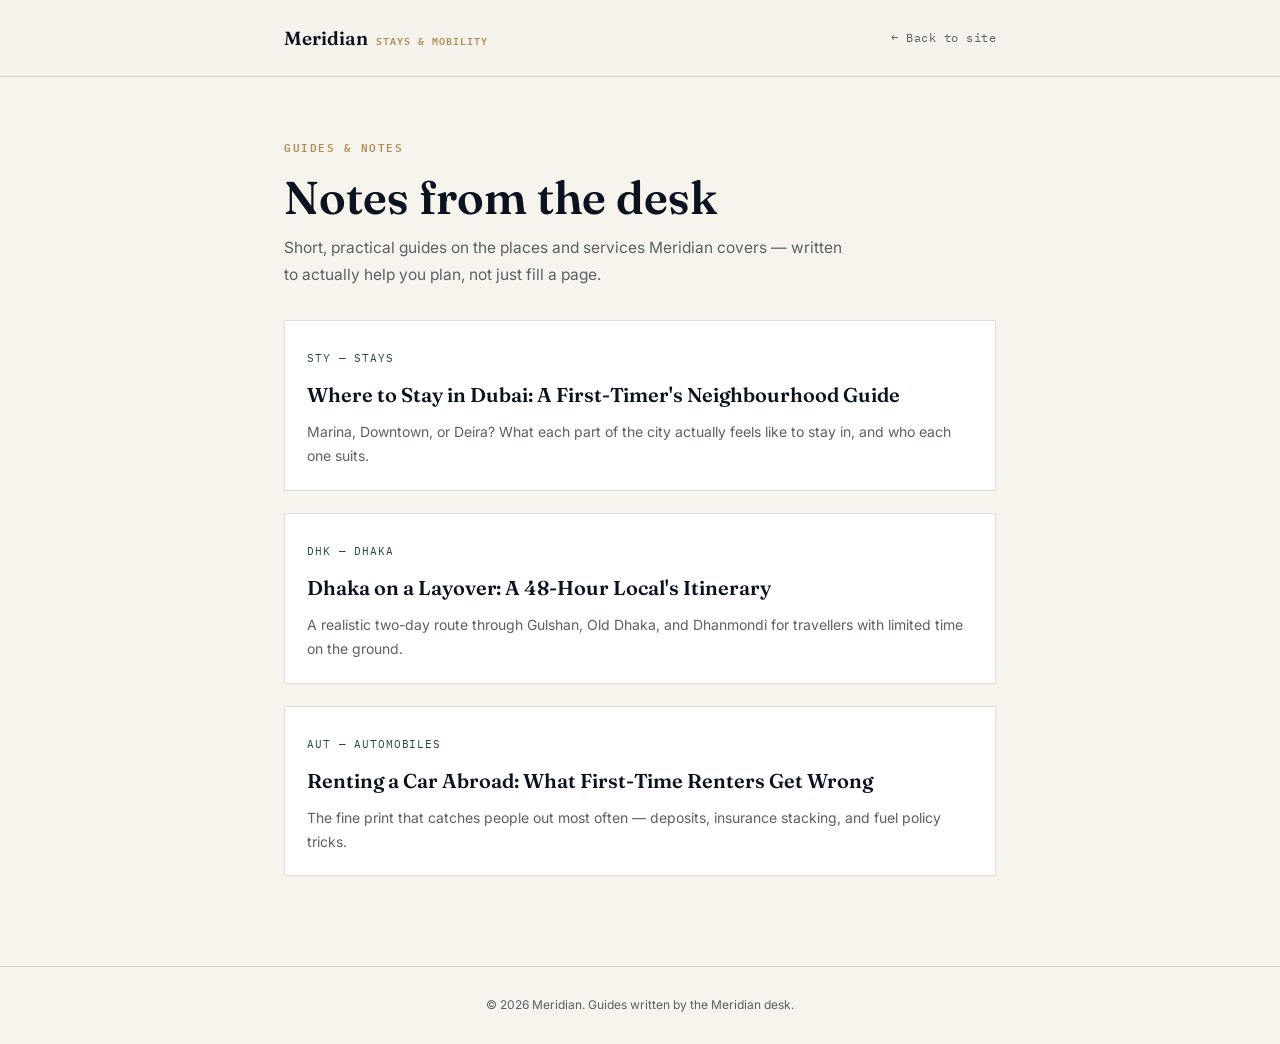
<file: blog/index.html>
<!DOCTYPE html>
<html lang="en">
<head>
<meta charset="UTF-8" />
<meta name="viewport" content="width=device-width, initial-scale=1.0" />
<title>Guides &amp; Notes — Meridian</title>
<meta name="description" content="Travel guides, city notes, and practical advice from the Meridian desk — Dubai neighbourhoods, a 48-hour Dhaka itinerary, and what to know before renting a car abroad." />
<link rel="preconnect" href="https://fonts.googleapis.com" />
<link rel="preconnect" href="https://fonts.gstatic.com" crossorigin />
<link href="https://fonts.googleapis.com/css2?family=Fraunces:ital,opsz,wght@0,9..144,400;0,9..144,600;1,9..144,500&family=Inter:wght@400;500;600;700&family=IBM+Plex+Mono:wght@500;600&display=swap" rel="stylesheet" />
<link rel="stylesheet" href="blog.css" />
</head>
<body>

<header class="site">
  <div class="nav-row">
    <a href="../index.html" class="brand">Meridian <small>Stays &amp; Mobility</small></a>
    <a href="../index.html" class="back-link">&larr; Back to site</a>
  </div>
</header>

<main>
  <div class="wrap">
    <span class="eyebrow">Guides &amp; Notes</span>
    <h1 style="font-family:var(--display); font-size:clamp(30px,4.5vw,46px); color:var(--ink); font-weight:600; margin:12px 0 10px; line-height:1.15;">Notes from the desk</h1>
    <p style="color:var(--slate-soft); max-width:56ch; font-size:15.5px;">Short, practical guides on the places and services Meridian covers — written to actually help you plan, not just fill a page.</p>

    <div class="blog-list">
      <a class="blog-card" href="dubai-neighbourhood-guide.html">
        <span class="tag">STY — Stays</span>
        <h2>Where to Stay in Dubai: A First-Timer's Neighbourhood Guide</h2>
        <p>Marina, Downtown, or Deira? What each part of the city actually feels like to stay in, and who each one suits.</p>
      </a>
      <a class="blog-card" href="dhaka-48-hours.html">
        <span class="tag">DHK — Dhaka</span>
        <h2>Dhaka on a Layover: A 48-Hour Local's Itinerary</h2>
        <p>A realistic two-day route through Gulshan, Old Dhaka, and Dhanmondi for travellers with limited time on the ground.</p>
      </a>
      <a class="blog-card" href="car-rental-mistakes.html">
        <span class="tag">AUT — Automobiles</span>
        <h2>Renting a Car Abroad: What First-Time Renters Get Wrong</h2>
        <p>The fine print that catches people out most often — deposits, insurance stacking, and fuel policy tricks.</p>
      </a>
    </div>
  </div>
</main>

<footer class="site">
  <p>&copy; 2026 Meridian. Guides written by the Meridian desk.</p>
</footer>

</body>
</html>
</file>
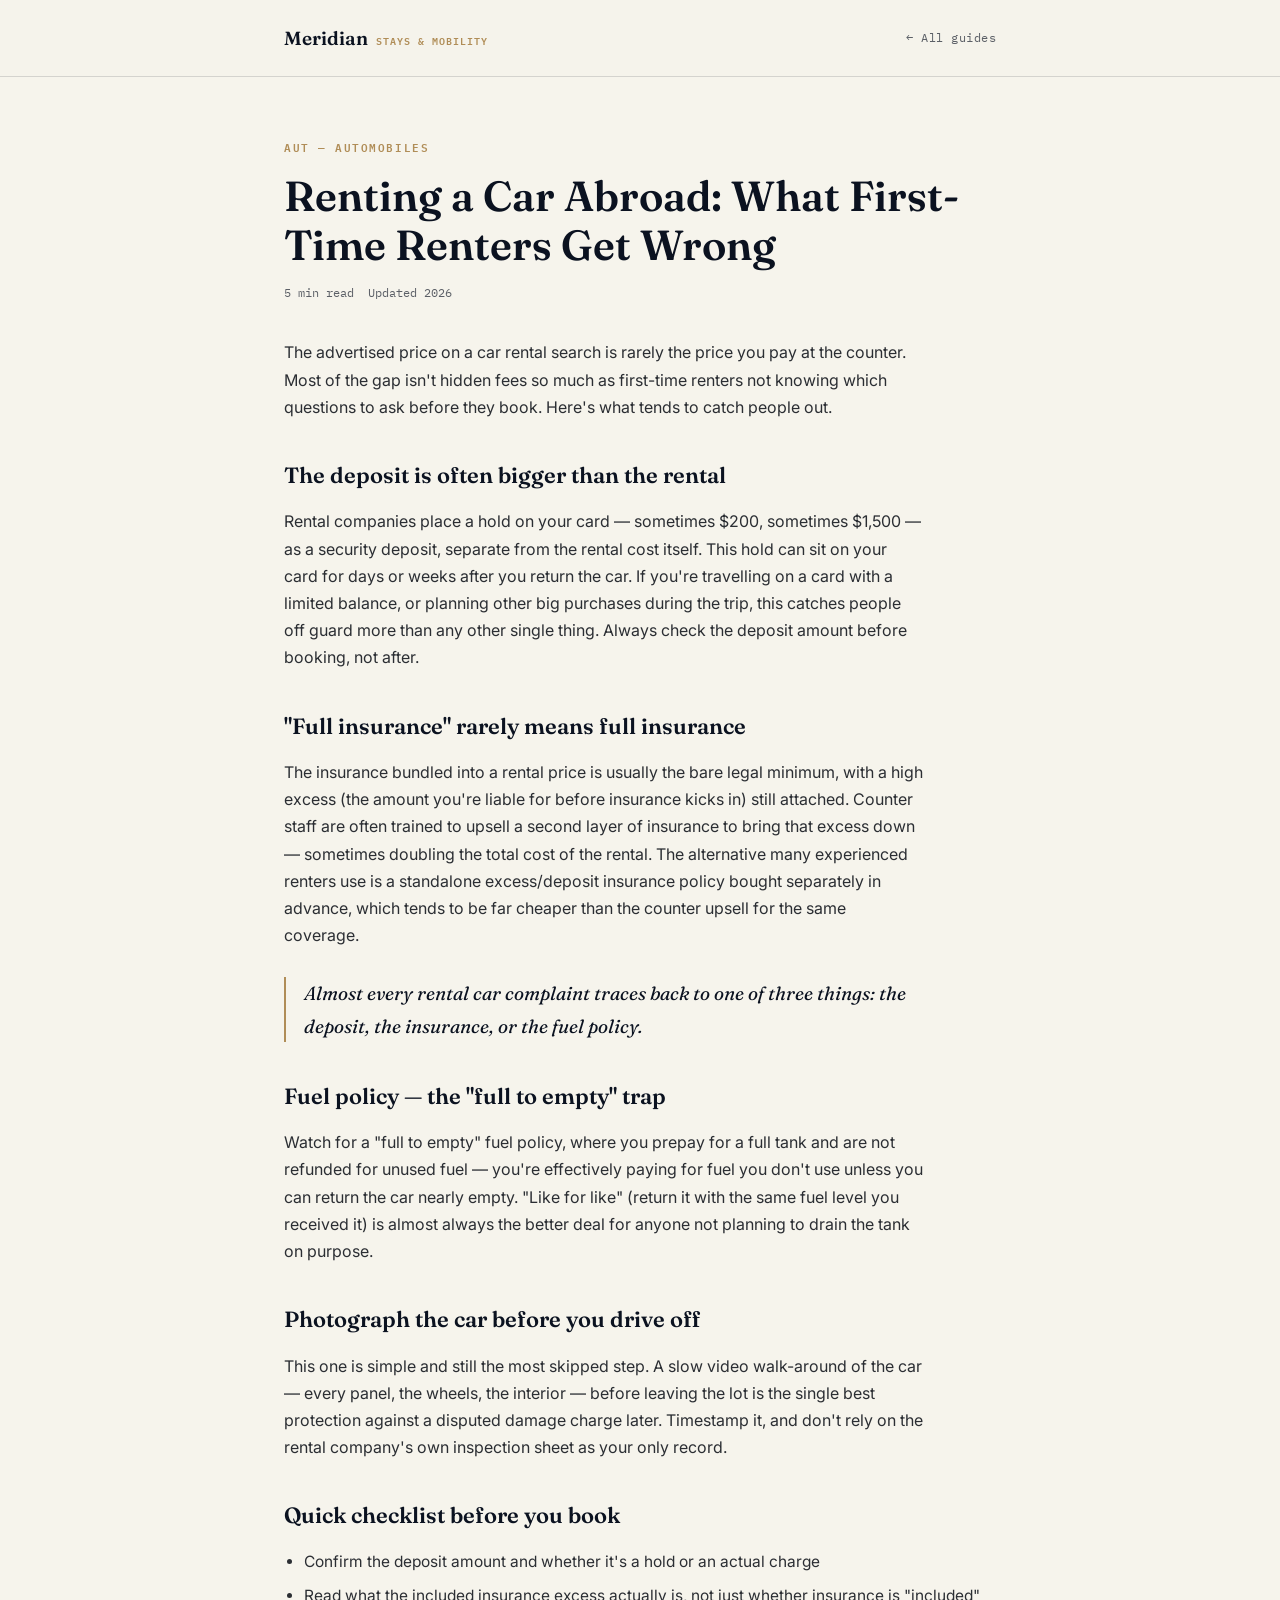
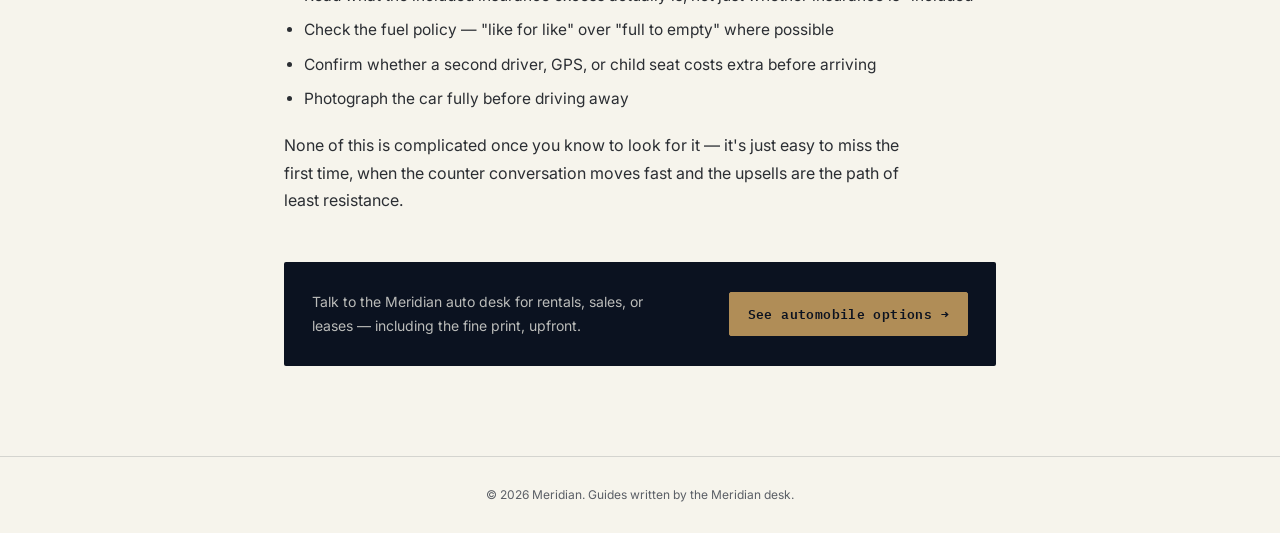
<file: car-rental-mistakes.html>
<!DOCTYPE html>
<html lang="en">
<head>
<meta charset="UTF-8" />
<meta name="viewport" content="width=device-width, initial-scale=1.0" />
<title>Renting a Car Abroad: What First-Time Renters Get Wrong — Meridian</title>
<meta name="description" content="The fine print that catches first-time renters most often — deposits, insurance stacking, and fuel policy tricks, explained plainly." />
<link rel="preconnect" href="https://fonts.googleapis.com" />
<link rel="preconnect" href="https://fonts.gstatic.com" crossorigin />
<link href="https://fonts.googleapis.com/css2?family=Fraunces:ital,opsz,wght@0,9..144,400;0,9..144,600;1,9..144,500&family=Inter:wght@400;500;600;700&family=IBM+Plex+Mono:wght@500;600&display=swap" rel="stylesheet" />
<link rel="stylesheet" href="blog.css" />
</head>
<body>

<header class="site">
  <div class="nav-row">
    <a href="../index.html" class="brand">Meridian <small>Stays &amp; Mobility</small></a>
    <a href="index.html" class="back-link">&larr; All guides</a>
  </div>
</header>

<main>
  <div class="wrap">
    <div class="article-head">
      <span class="eyebrow">AUT — Automobiles</span>
      <h1>Renting a Car Abroad: What First-Time Renters Get Wrong</h1>
      <div class="article-meta"><span>5 min read</span><span>Updated 2026</span></div>
    </div>

    <div class="article-body">
      <p>The advertised price on a car rental search is rarely the price you pay at the counter. Most of the gap isn't hidden fees so much as first-time renters not knowing which questions to ask before they book. Here's what tends to catch people out.</p>

      <h2>The deposit is often bigger than the rental</h2>
      <p>Rental companies place a hold on your card — sometimes $200, sometimes $1,500 — as a security deposit, separate from the rental cost itself. This hold can sit on your card for days or weeks after you return the car. If you're travelling on a card with a limited balance, or planning other big purchases during the trip, this catches people off guard more than any other single thing. Always check the deposit amount before booking, not after.</p>

      <h2>"Full insurance" rarely means full insurance</h2>
      <p>The insurance bundled into a rental price is usually the bare legal minimum, with a high excess (the amount you're liable for before insurance kicks in) still attached. Counter staff are often trained to upsell a second layer of insurance to bring that excess down — sometimes doubling the total cost of the rental. The alternative many experienced renters use is a standalone excess/deposit insurance policy bought separately in advance, which tends to be far cheaper than the counter upsell for the same coverage.</p>

      <div class="pull">Almost every rental car complaint traces back to one of three things: the deposit, the insurance, or the fuel policy.</div>

      <h2>Fuel policy — the "full to empty" trap</h2>
      <p>Watch for a "full to empty" fuel policy, where you prepay for a full tank and are not refunded for unused fuel — you're effectively paying for fuel you don't use unless you can return the car nearly empty. "Like for like" (return it with the same fuel level you received it) is almost always the better deal for anyone not planning to drain the tank on purpose.</p>

      <h2>Photograph the car before you drive off</h2>
      <p>This one is simple and still the most skipped step. A slow video walk-around of the car — every panel, the wheels, the interior — before leaving the lot is the single best protection against a disputed damage charge later. Timestamp it, and don't rely on the rental company's own inspection sheet as your only record.</p>

      <h2>Quick checklist before you book</h2>
      <ul>
        <li>Confirm the deposit amount and whether it's a hold or an actual charge</li>
        <li>Read what the included insurance excess actually is, not just whether insurance is "included"</li>
        <li>Check the fuel policy — "like for like" over "full to empty" where possible</li>
        <li>Confirm whether a second driver, GPS, or child seat costs extra before arriving</li>
        <li>Photograph the car fully before driving away</li>
      </ul>

      <p>None of this is complicated once you know to look for it — it's just easy to miss the first time, when the counter conversation moves fast and the upsells are the path of least resistance.</p>
    </div>

    <div class="cta-box">
      <p>Talk to the Meridian auto desk for rentals, sales, or leases — including the fine print, upfront.</p>
      <a href="../index.html#autos" class="cta-btn">See automobile options →</a>
    </div>
  </div>
</main>

<footer class="site">
  <p>&copy; 2026 Meridian. Guides written by the Meridian desk.</p>
</footer>

</body>
</html>
</file>
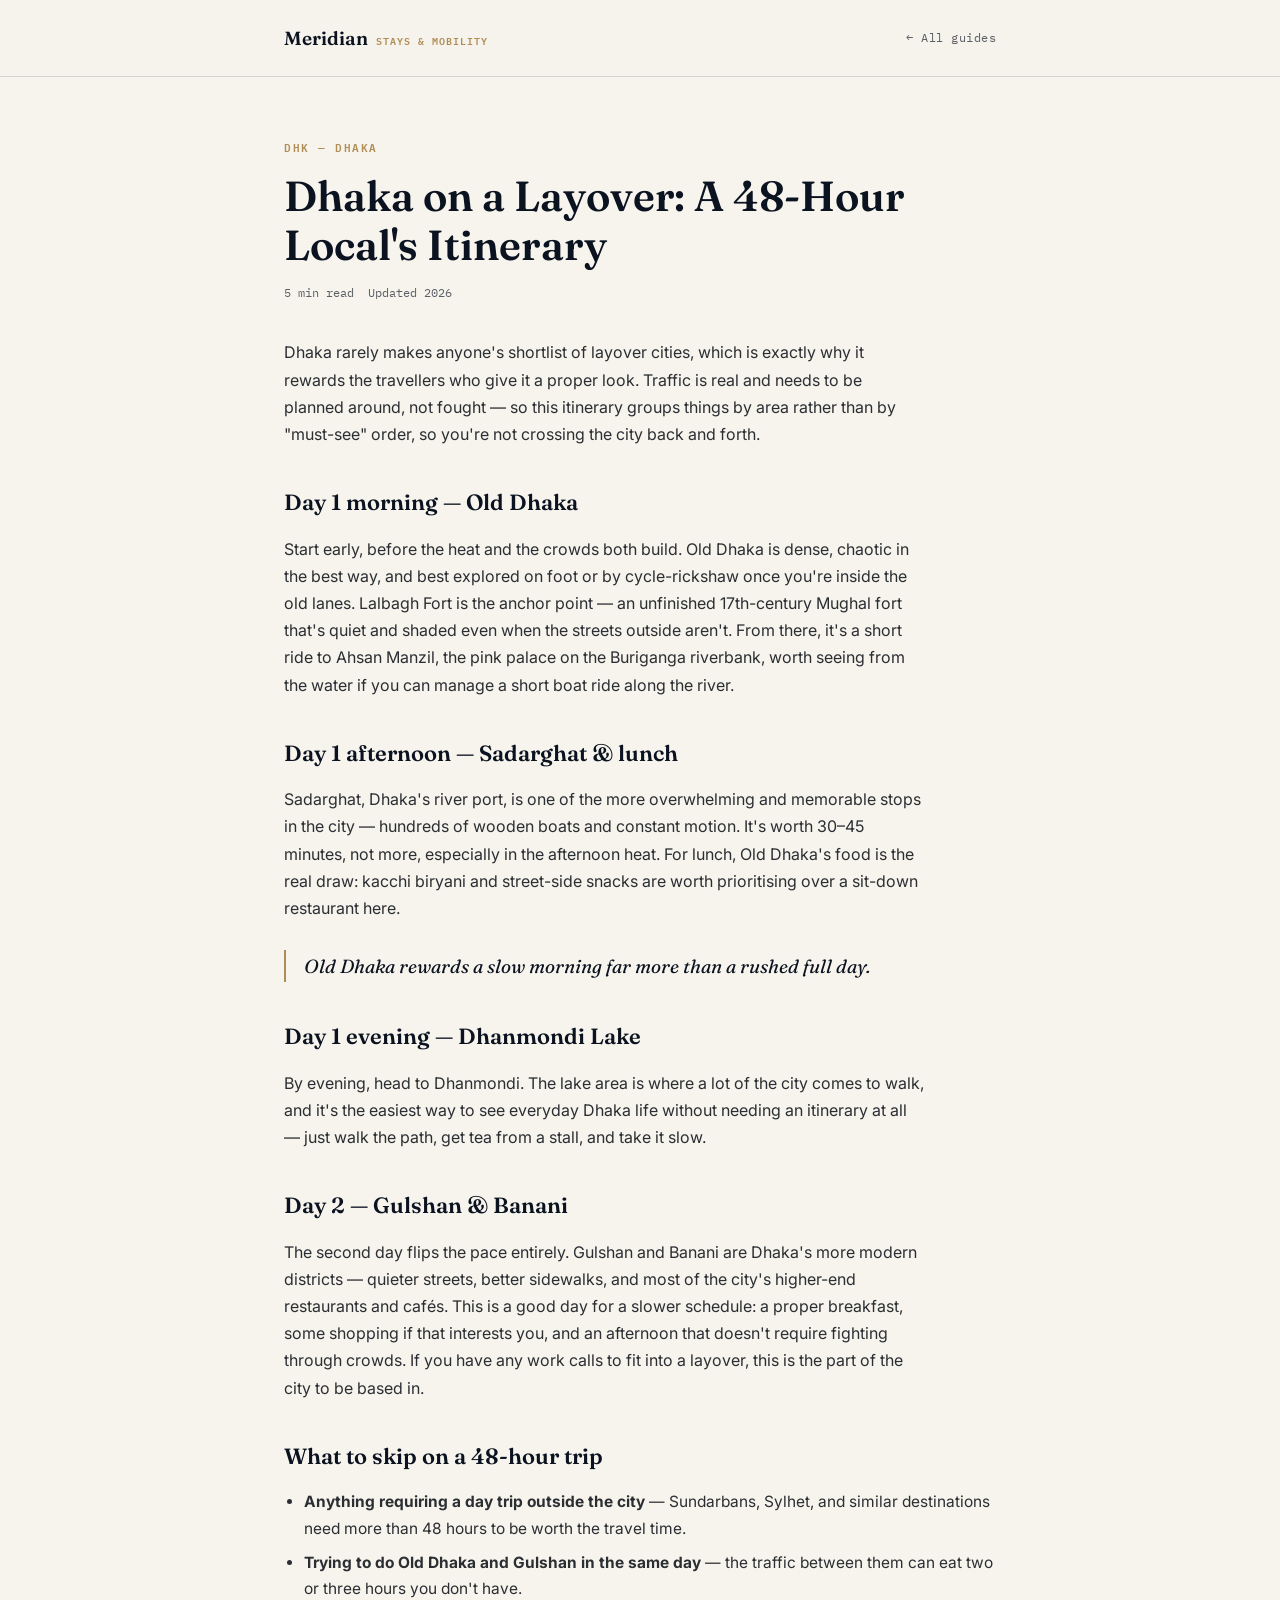
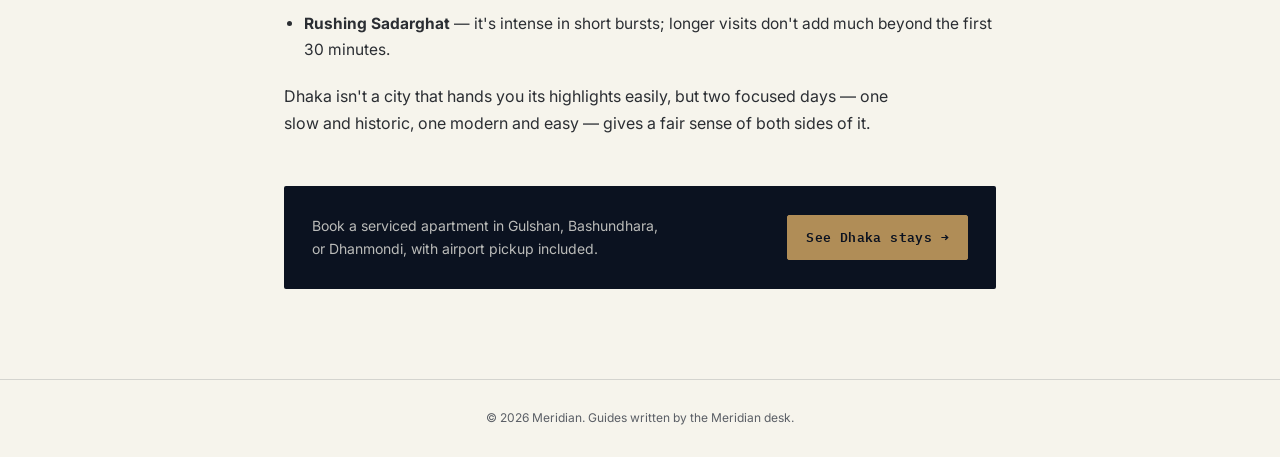
<file: dhaka-48-hours.html>
<!DOCTYPE html>
<html lang="en">
<head>
<meta charset="UTF-8" />
<meta name="viewport" content="width=device-width, initial-scale=1.0" />
<title>Dhaka on a Layover: A 48-Hour Local's Itinerary — Meridian</title>
<meta name="description" content="A realistic two-day route through Dhaka for travellers with limited time — Old Dhaka, Gulshan, Dhanmondi, and what to skip." />
<link rel="preconnect" href="https://fonts.googleapis.com" />
<link rel="preconnect" href="https://fonts.gstatic.com" crossorigin />
<link href="https://fonts.googleapis.com/css2?family=Fraunces:ital,opsz,wght@0,9..144,400;0,9..144,600;1,9..144,500&family=Inter:wght@400;500;600;700&family=IBM+Plex+Mono:wght@500;600&display=swap" rel="stylesheet" />
<link rel="stylesheet" href="blog.css" />
</head>
<body>

<header class="site">
  <div class="nav-row">
    <a href="../index.html" class="brand">Meridian <small>Stays &amp; Mobility</small></a>
    <a href="index.html" class="back-link">&larr; All guides</a>
  </div>
</header>

<main>
  <div class="wrap">
    <div class="article-head">
      <span class="eyebrow">DHK — Dhaka</span>
      <h1>Dhaka on a Layover: A 48-Hour Local's Itinerary</h1>
      <div class="article-meta"><span>5 min read</span><span>Updated 2026</span></div>
    </div>

    <div class="article-body">
      <p>Dhaka rarely makes anyone's shortlist of layover cities, which is exactly why it rewards the travellers who give it a proper look. Traffic is real and needs to be planned around, not fought — so this itinerary groups things by area rather than by "must-see" order, so you're not crossing the city back and forth.</p>

      <h2>Day 1 morning — Old Dhaka</h2>
      <p>Start early, before the heat and the crowds both build. Old Dhaka is dense, chaotic in the best way, and best explored on foot or by cycle-rickshaw once you're inside the old lanes. Lalbagh Fort is the anchor point — an unfinished 17th-century Mughal fort that's quiet and shaded even when the streets outside aren't. From there, it's a short ride to Ahsan Manzil, the pink palace on the Buriganga riverbank, worth seeing from the water if you can manage a short boat ride along the river.</p>

      <h2>Day 1 afternoon — Sadarghat &amp; lunch</h2>
      <p>Sadarghat, Dhaka's river port, is one of the more overwhelming and memorable stops in the city — hundreds of wooden boats and constant motion. It's worth 30–45 minutes, not more, especially in the afternoon heat. For lunch, Old Dhaka's food is the real draw: kacchi biryani and street-side snacks are worth prioritising over a sit-down restaurant here.</p>

      <div class="pull">Old Dhaka rewards a slow morning far more than a rushed full day.</div>

      <h2>Day 1 evening — Dhanmondi Lake</h2>
      <p>By evening, head to Dhanmondi. The lake area is where a lot of the city comes to walk, and it's the easiest way to see everyday Dhaka life without needing an itinerary at all — just walk the path, get tea from a stall, and take it slow.</p>

      <h2>Day 2 — Gulshan &amp; Banani</h2>
      <p>The second day flips the pace entirely. Gulshan and Banani are Dhaka's more modern districts — quieter streets, better sidewalks, and most of the city's higher-end restaurants and cafés. This is a good day for a slower schedule: a proper breakfast, some shopping if that interests you, and an afternoon that doesn't require fighting through crowds. If you have any work calls to fit into a layover, this is the part of the city to be based in.</p>

      <h2>What to skip on a 48-hour trip</h2>
      <ul>
        <li><strong>Anything requiring a day trip outside the city</strong> — Sundarbans, Sylhet, and similar destinations need more than 48 hours to be worth the travel time.</li>
        <li><strong>Trying to do Old Dhaka and Gulshan in the same day</strong> — the traffic between them can eat two or three hours you don't have.</li>
        <li><strong>Rushing Sadarghat</strong> — it's intense in short bursts; longer visits don't add much beyond the first 30 minutes.</li>
      </ul>

      <p>Dhaka isn't a city that hands you its highlights easily, but two focused days — one slow and historic, one modern and easy — gives a fair sense of both sides of it.</p>
    </div>

    <div class="cta-box">
      <p>Book a serviced apartment in Gulshan, Bashundhara, or Dhanmondi, with airport pickup included.</p>
      <a href="../index.html#dhaka" class="cta-btn">See Dhaka stays →</a>
    </div>
  </div>
</main>

<footer class="site">
  <p>&copy; 2026 Meridian. Guides written by the Meridian desk.</p>
</footer>

</body>
</html>
</file>
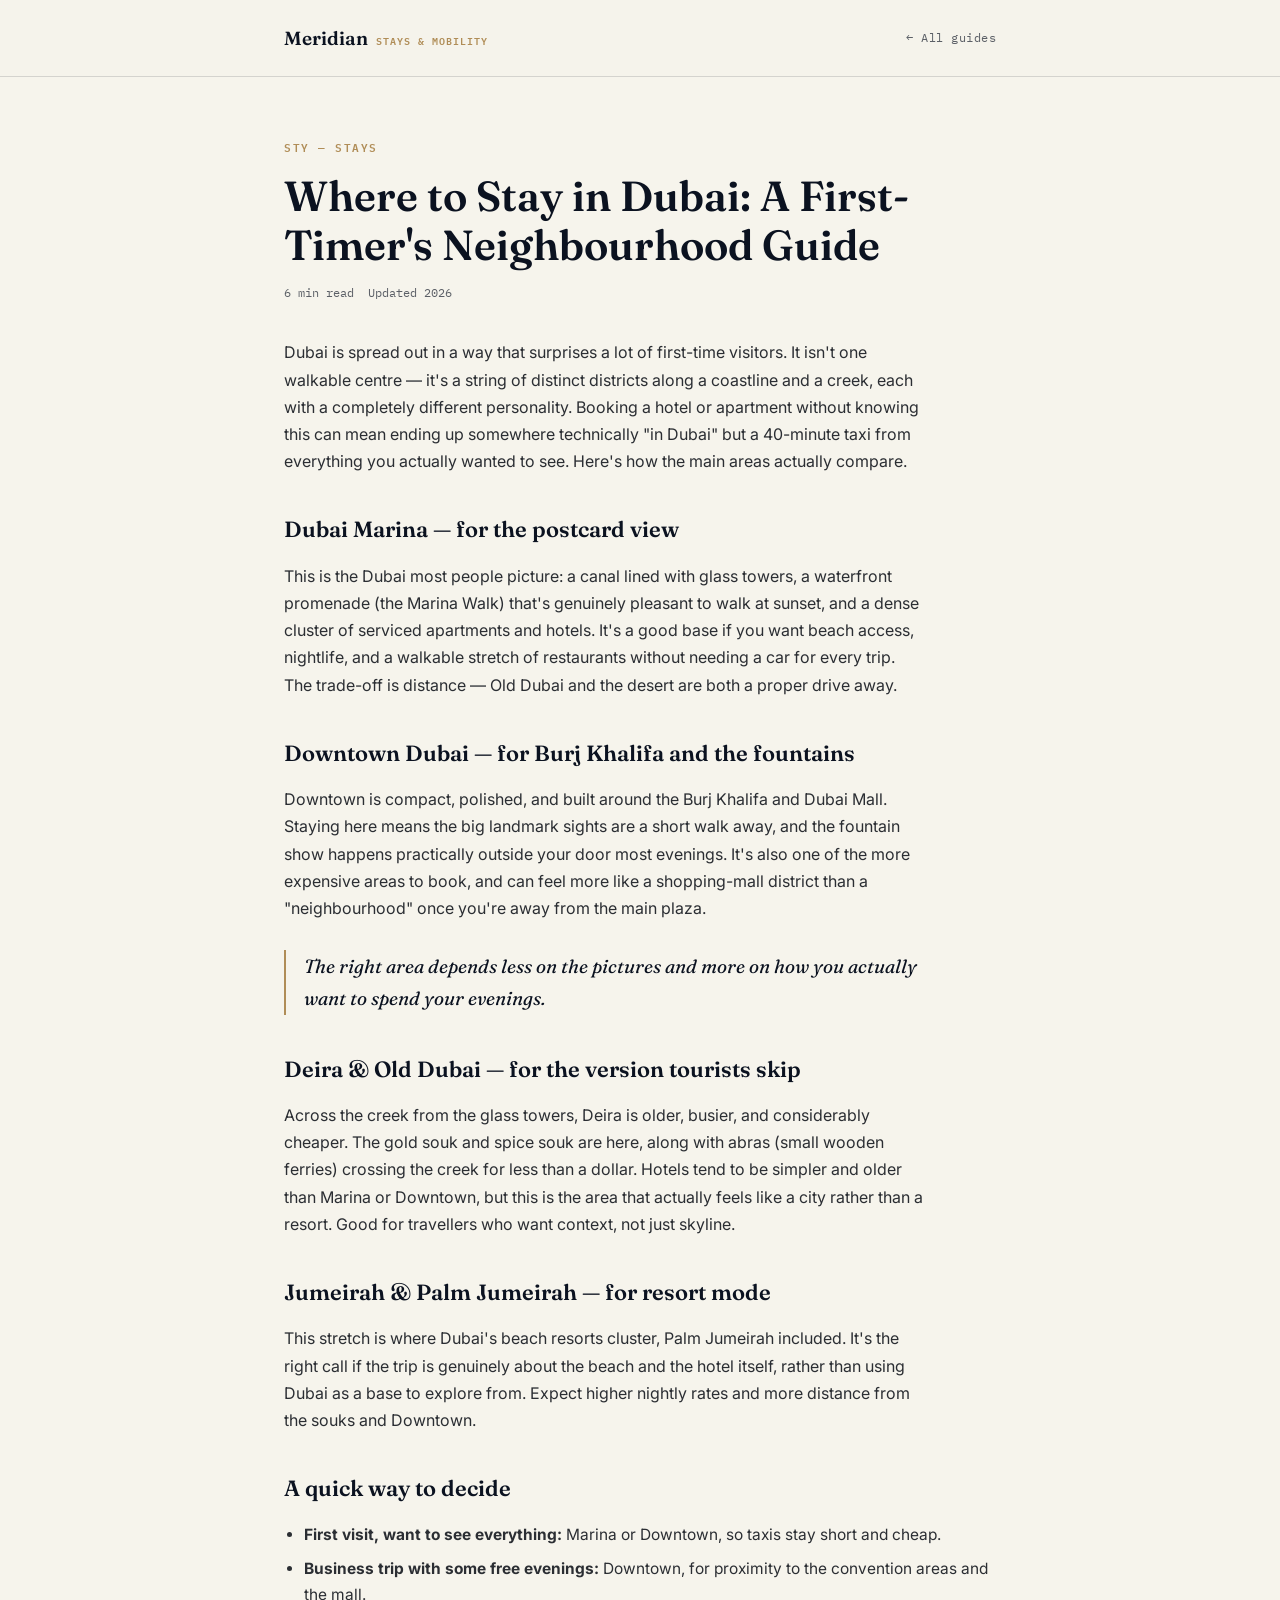
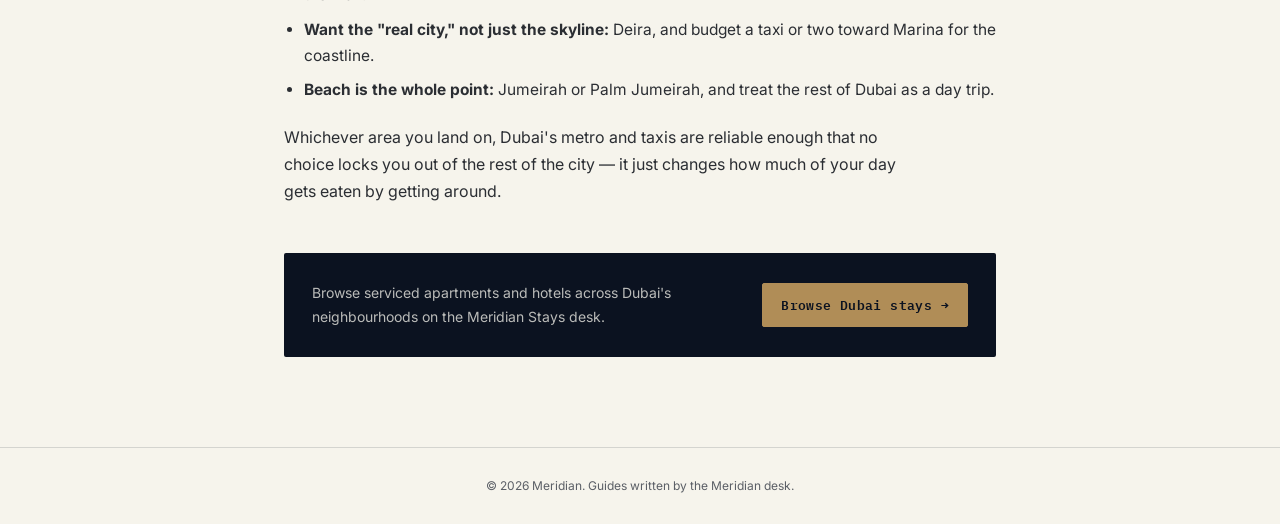
<file: dubai-neighbourhood-guide.html>
<!DOCTYPE html>
<html lang="en">
<head>
<meta charset="UTF-8" />
<meta name="viewport" content="width=device-width, initial-scale=1.0" />
<title>Where to Stay in Dubai: A First-Timer's Neighbourhood Guide — Meridian</title>
<meta name="description" content="Marina, Downtown, Deira, or Jumeirah — a practical breakdown of Dubai's neighbourhoods for first-time visitors deciding where to book." />
<link rel="preconnect" href="https://fonts.googleapis.com" />
<link rel="preconnect" href="https://fonts.gstatic.com" crossorigin />
<link href="https://fonts.googleapis.com/css2?family=Fraunces:ital,opsz,wght@0,9..144,400;0,9..144,600;1,9..144,500&family=Inter:wght@400;500;600;700&family=IBM+Plex+Mono:wght@500;600&display=swap" rel="stylesheet" />
<link rel="stylesheet" href="blog.css" />
</head>
<body>

<header class="site">
  <div class="nav-row">
    <a href="../index.html" class="brand">Meridian <small>Stays &amp; Mobility</small></a>
    <a href="index.html" class="back-link">&larr; All guides</a>
  </div>
</header>

<main>
  <div class="wrap">
    <div class="article-head">
      <span class="eyebrow">STY — Stays</span>
      <h1>Where to Stay in Dubai: A First-Timer's Neighbourhood Guide</h1>
      <div class="article-meta"><span>6 min read</span><span>Updated 2026</span></div>
    </div>

    <div class="article-body">
      <p>Dubai is spread out in a way that surprises a lot of first-time visitors. It isn't one walkable centre — it's a string of distinct districts along a coastline and a creek, each with a completely different personality. Booking a hotel or apartment without knowing this can mean ending up somewhere technically "in Dubai" but a 40-minute taxi from everything you actually wanted to see. Here's how the main areas actually compare.</p>

      <h2>Dubai Marina — for the postcard view</h2>
      <p>This is the Dubai most people picture: a canal lined with glass towers, a waterfront promenade (the Marina Walk) that's genuinely pleasant to walk at sunset, and a dense cluster of serviced apartments and hotels. It's a good base if you want beach access, nightlife, and a walkable stretch of restaurants without needing a car for every trip. The trade-off is distance — Old Dubai and the desert are both a proper drive away.</p>

      <h2>Downtown Dubai — for Burj Khalifa and the fountains</h2>
      <p>Downtown is compact, polished, and built around the Burj Khalifa and Dubai Mall. Staying here means the big landmark sights are a short walk away, and the fountain show happens practically outside your door most evenings. It's also one of the more expensive areas to book, and can feel more like a shopping-mall district than a "neighbourhood" once you're away from the main plaza.</p>

      <div class="pull">The right area depends less on the pictures and more on how you actually want to spend your evenings.</div>

      <h2>Deira &amp; Old Dubai — for the version tourists skip</h2>
      <p>Across the creek from the glass towers, Deira is older, busier, and considerably cheaper. The gold souk and spice souk are here, along with abras (small wooden ferries) crossing the creek for less than a dollar. Hotels tend to be simpler and older than Marina or Downtown, but this is the area that actually feels like a city rather than a resort. Good for travellers who want context, not just skyline.</p>

      <h2>Jumeirah &amp; Palm Jumeirah — for resort mode</h2>
      <p>This stretch is where Dubai's beach resorts cluster, Palm Jumeirah included. It's the right call if the trip is genuinely about the beach and the hotel itself, rather than using Dubai as a base to explore from. Expect higher nightly rates and more distance from the souks and Downtown.</p>

      <h2>A quick way to decide</h2>
      <ul>
        <li><strong>First visit, want to see everything:</strong> Marina or Downtown, so taxis stay short and cheap.</li>
        <li><strong>Business trip with some free evenings:</strong> Downtown, for proximity to the convention areas and the mall.</li>
        <li><strong>Want the "real city," not just the skyline:</strong> Deira, and budget a taxi or two toward Marina for the coastline.</li>
        <li><strong>Beach is the whole point:</strong> Jumeirah or Palm Jumeirah, and treat the rest of Dubai as a day trip.</li>
      </ul>

      <p>Whichever area you land on, Dubai's metro and taxis are reliable enough that no choice locks you out of the rest of the city — it just changes how much of your day gets eaten by getting around.</p>
    </div>

    <div class="cta-box">
      <p>Browse serviced apartments and hotels across Dubai's neighbourhoods on the Meridian Stays desk.</p>
      <a href="../index.html#stays" class="cta-btn">Browse Dubai stays →</a>
    </div>
  </div>
</main>

<footer class="site">
  <p>&copy; 2026 Meridian. Guides written by the Meridian desk.</p>
</footer>

</body>
</html>
</file>
<file: blog/blog.css>
/* Shared design tokens — kept in sync with the main site's <style> block in index.html */
:root{
  --ink:#0B1220;
  --ink-soft:#141B2B;
  --paper:#F6F4EC;
  --paper-dim:#EDE7D8;
  --brass:#B08D57;
  --brass-light:#D9BD8C;
  --emerald:#1F4B3F;
  --emerald-light:#2F6B58;
  --slate:#2B2E33;
  --slate-soft:#5B5F66;
  --rule: rgba(11,18,32,0.14);
  --radius: 2px;
  --display: 'Fraunces', serif;
  --body: 'Inter', -apple-system, sans-serif;
  --mono: 'IBM Plex Mono', monospace;
}
*{box-sizing:border-box; margin:0; padding:0;}
body{
  font-family:var(--body); background:var(--paper); color:var(--slate); line-height:1.7;
  -webkit-font-smoothing:antialiased;
}
.wrap{max-width:760px; margin:0 auto; padding:0 24px;}
a{color:var(--emerald);}
img{max-width:100%; display:block;}

header.site{border-bottom:1px solid var(--rule); padding:22px 0; background:rgba(246,244,236,0.92);}
.nav-row{max-width:760px; margin:0 auto; padding:0 24px; display:flex; align-items:center; justify-content:space-between;}
.brand{font-family:var(--display); font-size:19px; font-weight:600; color:var(--ink); text-decoration:none; display:flex; align-items:baseline; gap:8px;}
.brand small{font-family:var(--mono); font-size:10px; letter-spacing:.1em; color:var(--brass); text-transform:uppercase;}
.back-link{font-family:var(--mono); font-size:12px; letter-spacing:.04em; color:var(--slate-soft); text-decoration:none;}
.back-link:hover{color:var(--ink);}

.eyebrow{font-family:var(--mono); font-size:11px; letter-spacing:.14em; text-transform:uppercase; color:var(--brass); font-weight:600;}

main{padding:56px 0 90px;}
.article-head h1{font-family:var(--display); font-weight:600; font-size:clamp(28px,4.2vw,42px); color:var(--ink); line-height:1.15; margin:12px 0 14px;}
.article-meta{font-family:var(--mono); font-size:12px; color:var(--slate-soft); display:flex; gap:14px; margin-bottom:36px;}
.article-body p{font-size:16px; color:var(--slate); margin-bottom:20px; max-width:64ch;}
.article-body h2{font-family:var(--display); font-size:22px; color:var(--ink); margin:36px 0 14px; font-weight:600;}
.article-body ul{padding-left:20px; margin-bottom:20px;}
.article-body li{font-size:15.5px; margin-bottom:8px; color:var(--slate);}
.pull{border-left:2px solid var(--brass); padding-left:18px; margin:28px 0; font-family:var(--display); font-style:italic; font-size:19px; color:var(--ink); max-width:56ch;}

.cta-box{
  margin-top:48px; background:var(--ink); color:var(--paper); padding:28px; border-radius:var(--radius);
  display:flex; flex-wrap:wrap; align-items:center; justify-content:space-between; gap:16px;
}
.cta-box p{color:rgba(246,244,236,0.75); font-size:14px; max-width:40ch;}
.cta-btn{
  font-size:13px; font-weight:600; font-family:var(--mono); letter-spacing:.03em; white-space:nowrap;
  background:var(--brass); color:var(--ink); border:1px solid var(--brass);
  padding:10px 18px; border-radius:var(--radius); text-decoration:none; display:inline-flex;
}
.cta-btn:hover{background:var(--brass-light); border-color:var(--brass-light);}

.blog-list{display:grid; gap:22px; margin-top:32px;}
.blog-card{
  display:block; text-decoration:none; border:1px solid var(--rule); background:#fff; padding:22px; border-radius:var(--radius);
  transition:border-color .15s ease;
}
.blog-card:hover{border-color:var(--brass);}
.blog-card .tag{font-family:var(--mono); font-size:11px; letter-spacing:.08em; text-transform:uppercase; color:var(--emerald);}
.blog-card h2{font-family:var(--display); font-size:20px; color:var(--ink); margin:8px 0 8px; font-weight:600;}
.blog-card p{font-size:14px; color:var(--slate-soft);}

footer.site{border-top:1px solid var(--rule); padding:28px 0; text-align:center;}
footer.site p{font-size:12px; color:var(--slate-soft);}
</file>
<file: blog.css>
/* Shared design tokens — kept in sync with the main site's <style> block in index.html */
:root{
  --ink:#0B1220;
  --ink-soft:#141B2B;
  --paper:#F6F4EC;
  --paper-dim:#EDE7D8;
  --brass:#B08D57;
  --brass-light:#D9BD8C;
  --emerald:#1F4B3F;
  --emerald-light:#2F6B58;
  --slate:#2B2E33;
  --slate-soft:#5B5F66;
  --rule: rgba(11,18,32,0.14);
  --radius: 2px;
  --display: 'Fraunces', serif;
  --body: 'Inter', -apple-system, sans-serif;
  --mono: 'IBM Plex Mono', monospace;
}
*{box-sizing:border-box; margin:0; padding:0;}
body{
  font-family:var(--body); background:var(--paper); color:var(--slate); line-height:1.7;
  -webkit-font-smoothing:antialiased;
}
.wrap{max-width:760px; margin:0 auto; padding:0 24px;}
a{color:var(--emerald);}
img{max-width:100%; display:block;}

header.site{border-bottom:1px solid var(--rule); padding:22px 0; background:rgba(246,244,236,0.92);}
.nav-row{max-width:760px; margin:0 auto; padding:0 24px; display:flex; align-items:center; justify-content:space-between;}
.brand{font-family:var(--display); font-size:19px; font-weight:600; color:var(--ink); text-decoration:none; display:flex; align-items:baseline; gap:8px;}
.brand small{font-family:var(--mono); font-size:10px; letter-spacing:.1em; color:var(--brass); text-transform:uppercase;}
.back-link{font-family:var(--mono); font-size:12px; letter-spacing:.04em; color:var(--slate-soft); text-decoration:none;}
.back-link:hover{color:var(--ink);}

.eyebrow{font-family:var(--mono); font-size:11px; letter-spacing:.14em; text-transform:uppercase; color:var(--brass); font-weight:600;}

main{padding:56px 0 90px;}
.article-head h1{font-family:var(--display); font-weight:600; font-size:clamp(28px,4.2vw,42px); color:var(--ink); line-height:1.15; margin:12px 0 14px;}
.article-meta{font-family:var(--mono); font-size:12px; color:var(--slate-soft); display:flex; gap:14px; margin-bottom:36px;}
.article-body p{font-size:16px; color:var(--slate); margin-bottom:20px; max-width:64ch;}
.article-body h2{font-family:var(--display); font-size:22px; color:var(--ink); margin:36px 0 14px; font-weight:600;}
.article-body ul{padding-left:20px; margin-bottom:20px;}
.article-body li{font-size:15.5px; margin-bottom:8px; color:var(--slate);}
.pull{border-left:2px solid var(--brass); padding-left:18px; margin:28px 0; font-family:var(--display); font-style:italic; font-size:19px; color:var(--ink); max-width:56ch;}

.cta-box{
  margin-top:48px; background:var(--ink); color:var(--paper); padding:28px; border-radius:var(--radius);
  display:flex; flex-wrap:wrap; align-items:center; justify-content:space-between; gap:16px;
}
.cta-box p{color:rgba(246,244,236,0.75); font-size:14px; max-width:40ch;}
.cta-btn{
  font-size:13px; font-weight:600; font-family:var(--mono); letter-spacing:.03em; white-space:nowrap;
  background:var(--brass); color:var(--ink); border:1px solid var(--brass);
  padding:10px 18px; border-radius:var(--radius); text-decoration:none; display:inline-flex;
}
.cta-btn:hover{background:var(--brass-light); border-color:var(--brass-light);}

.blog-list{display:grid; gap:22px; margin-top:32px;}
.blog-card{
  display:block; text-decoration:none; border:1px solid var(--rule); background:#fff; padding:22px; border-radius:var(--radius);
  transition:border-color .15s ease;
}
.blog-card:hover{border-color:var(--brass);}
.blog-card .tag{font-family:var(--mono); font-size:11px; letter-spacing:.08em; text-transform:uppercase; color:var(--emerald);}
.blog-card h2{font-family:var(--display); font-size:20px; color:var(--ink); margin:8px 0 8px; font-weight:600;}
.blog-card p{font-size:14px; color:var(--slate-soft);}

footer.site{border-top:1px solid var(--rule); padding:28px 0; text-align:center;}
footer.site p{font-size:12px; color:var(--slate-soft);}
</file>
